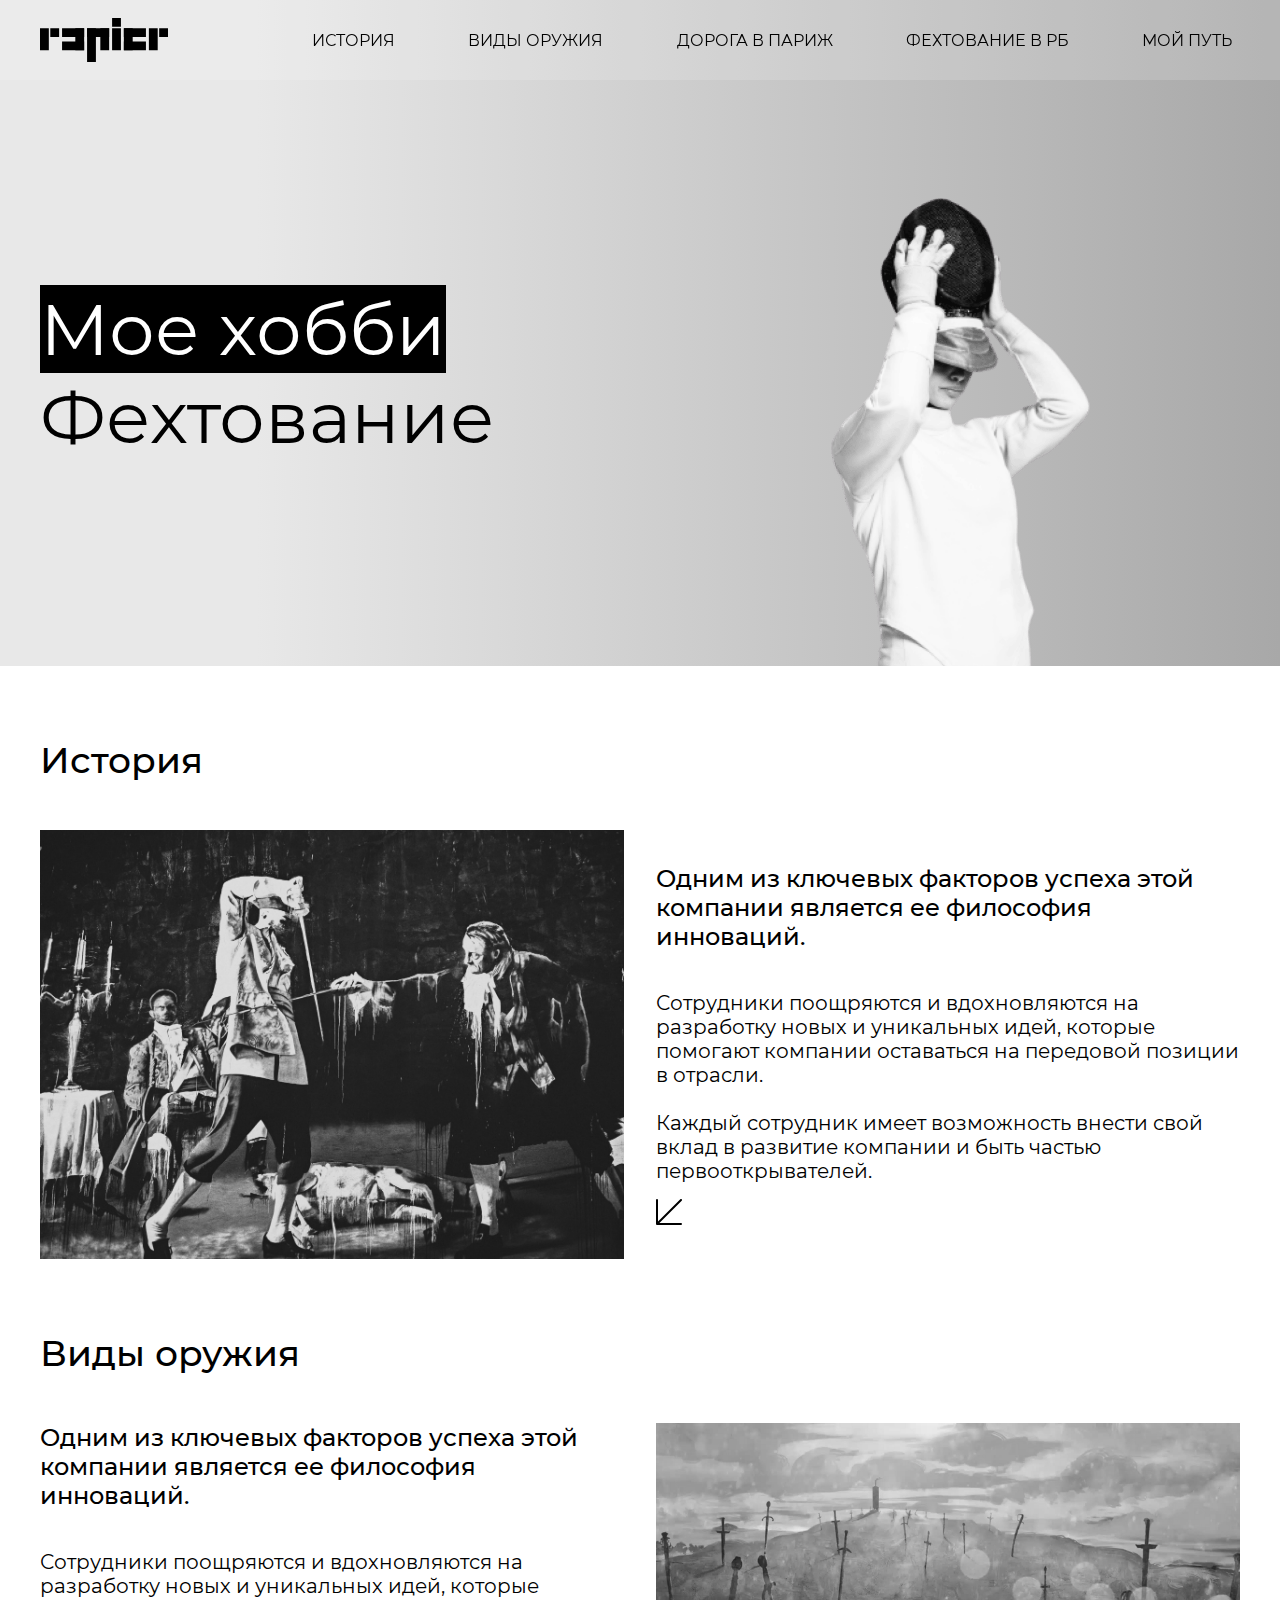
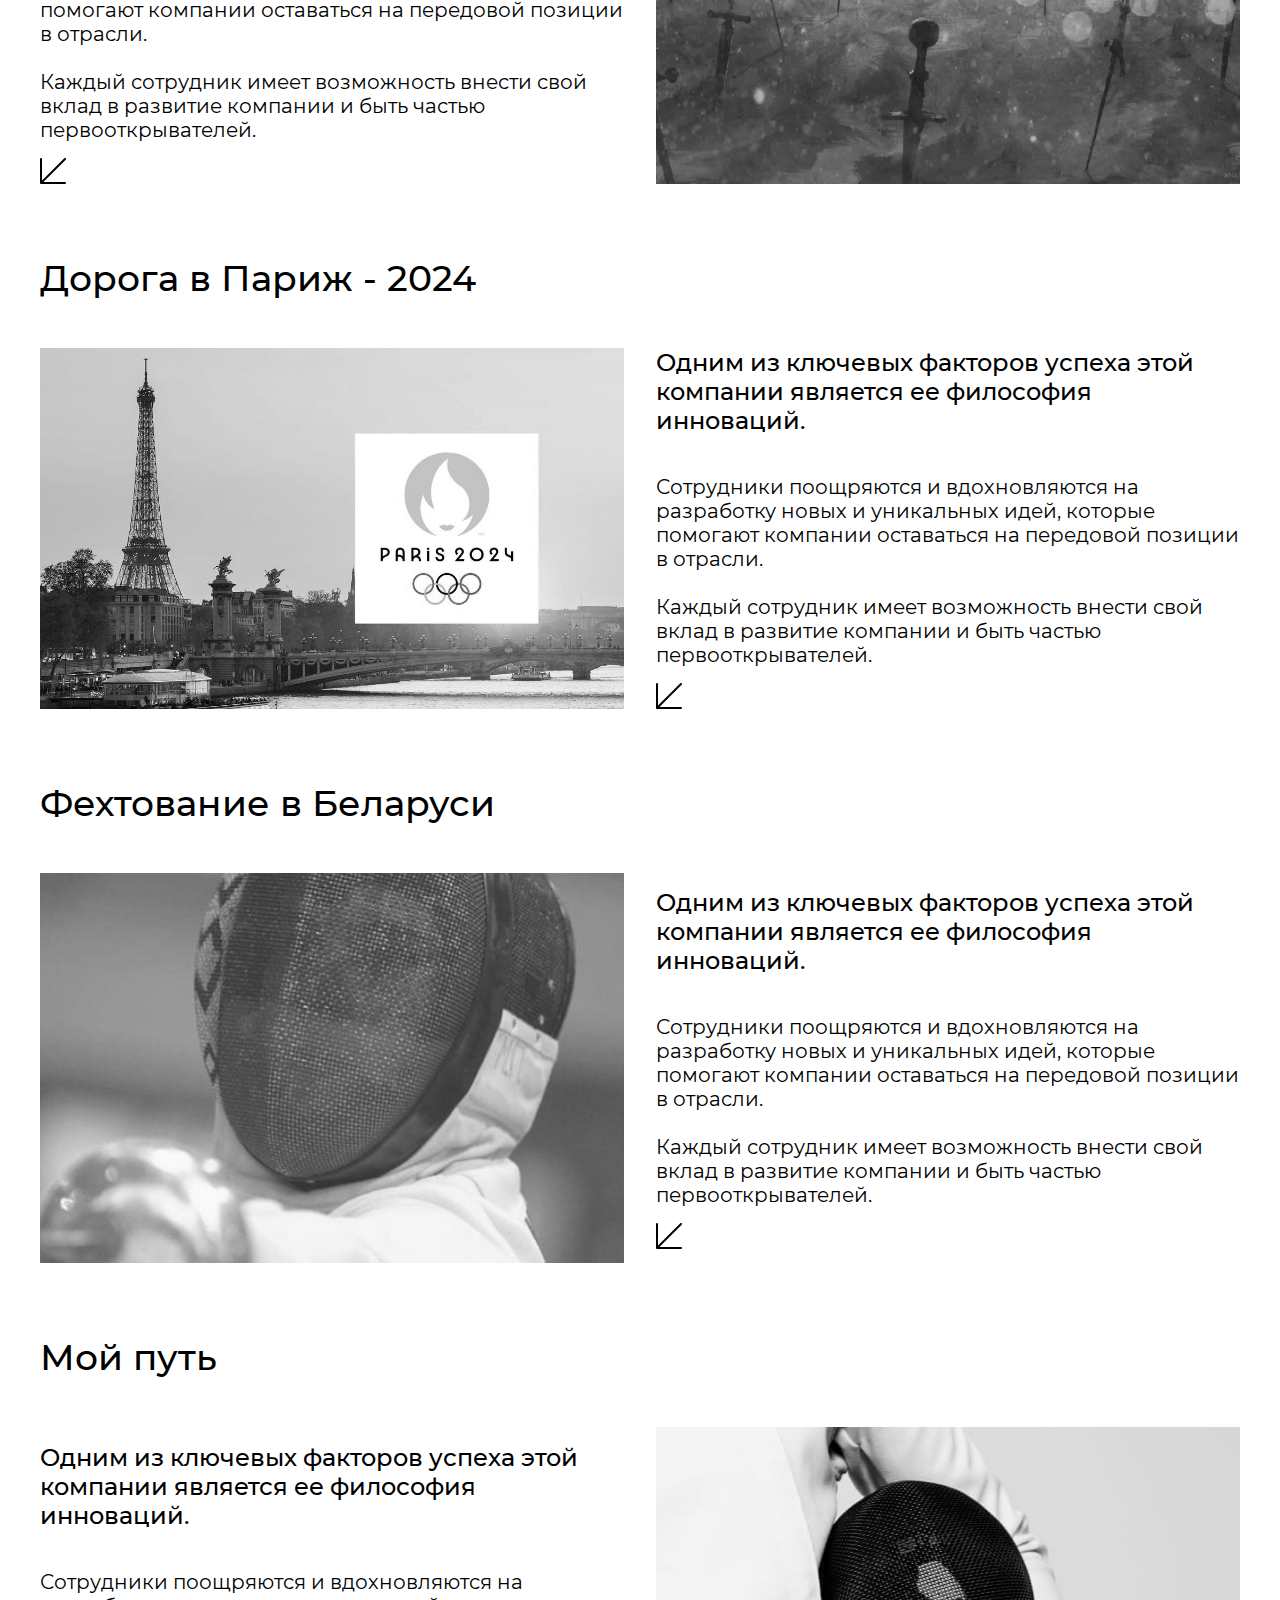
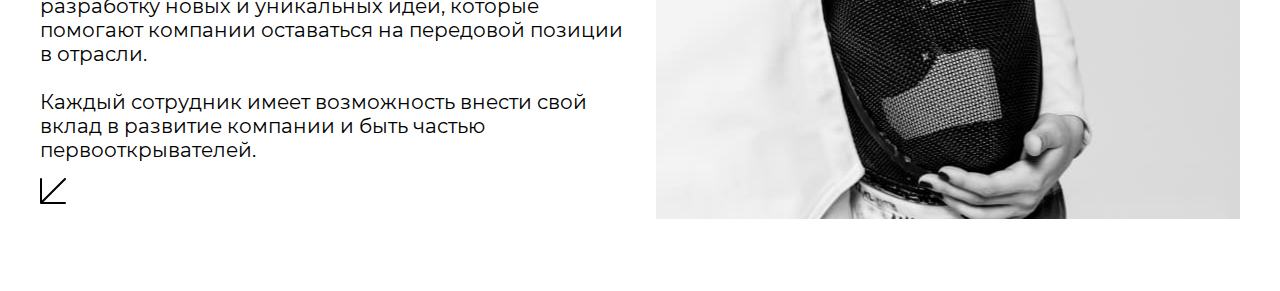
<file: index.html>
<!DOCTYPE html>
<html lang="ru">
<head>
    <meta charset="UTF-8">
    <meta name="viewport" content="width=device-width, initial-scale=1.0">
    <title>Главная • Мое хобби</title>
    <link rel="stylesheet" type="text/css" href="assets/lib/font/Montserrat.css">
    <link rel="stylesheet" href="assets/css/style.css">
    <script defer src="assets/js/script.js"></script>
</head>
<body>
    <header class="header text-uppercase">
        <div class="container">
            <a class="header__home-link" href="index.html" aria-label="home link">
                <img
                    class="header__logo"
                    src="assets/img/logo.svg"
                    alt="logo"
                />
            </a>
            <button
                class="header__burger hidden-desk js-burger"
                data-target="header__navigation"
                aria-label="burger btn"
            >
                <div/>
            </button>
            <nav class="header__navigation">
                <ul class="header__list">
                    <li class="header__list-el">
                        <a class="header__nav-link" href="history.html">
                            История
                        </a>
                    </li>
                    <li class="header__list-el">
                        <a class="header__nav-link" href="weapon.html">
                            Виды оружия
                        </a>
                    </li>
                    <li class="header__list-el">
                        <a class="header__nav-link" href="paris.html">
                            Дорога в Париж
                        </a>
                    </li>
                    <li class="header__list-el">
                        <a class="header__nav-link" href="belarus.html">
                            Фехтование в РБ
                        </a>
                    </li>
                    <li class="header__list-el">
                        <a class="header__nav-link" href="way.html">
                            Мой путь
                        </a>
                    </li>
                </ul>
            </nav>
        </div>
    </header>
    <section class="dimer js-dimer"></section>
    <main>
        <section class="banner background">
            <div class="container">
                <h1 class="banner__header">
                    <span class="contrast">Мое хобби</span>
                    <span>Фехтование</span>
                </h1>
                <picture class="banner__woomen">
                    <source srcset="assets/img/woomen-mobile.png" media="(max-width: 767px)"/>
                    <img src="assets/img/woomen.png" alt="woomen"/>
                </picture>
            </div>
        </section>
        <section id="history">
            <div class="container p-t-9">
                <h2 class="m-b-6">История</h2>
                <a class="card" href="history.html">
                    <img
                        src="assets/img/history.jpeg"
                        alt="history image"
                        class="card__img"
                    />
                    <div class="card__content">
                        <h3 class="card__header m-b-5">
                            Одним из ключевых факторов успеха этой компании является ее философия инноваций.
                        </h3>
                        <p class="m-b-3">
                            Сотрудники поощряются и вдохновляются на разработку новых и уникальных идей, которые помогают компании оставаться на передовой позиции в отрасли. 
                        </p>
                        <p class="m-b-2">
                            Каждый сотрудник имеет возможность внести свой вклад в развитие компании и быть частью первооткрывателей.
                        </p>
                        <img src="assets/img/arrow.svg" alt="arrow icon"/>
                    </div>
                </a>
            </div>
        </section>
        <section id="weapon">
            <div class="container p-t-9">
                <h2 class="m-b-6">Виды оружия</h2>
                <a class="card card--reverse" href="weapon.html">
                    <img
                        src="assets/img/weapon.jpg"
                        alt="weapon image"
                        class="card__img"
                    />
                    <div class="card__content">
                        <h3 class="card__header m-b-5">
                            Одним из ключевых факторов успеха этой компании является ее философия инноваций.
                        </h3>
                        <p class="m-b-3">
                            Сотрудники поощряются и вдохновляются на разработку новых и уникальных идей, которые помогают компании оставаться на передовой позиции в отрасли. 
                        </p>
                        <p class="m-b-2">
                            Каждый сотрудник имеет возможность внести свой вклад в развитие компании и быть частью первооткрывателей.
                        </p>
                        <img src="assets/img/arrow.svg" alt="arrow icon"/>
                    </div>
                </a>
            </div>
        </section>
        <section id="paris">
            <div class="container p-t-9">
                <h2 class="m-b-6">Дорога в Париж - 2024</h2>
                <a class="card" href="paris.html">
                    <img
                        src="assets/img/paris.png"
                        alt="paris image"
                        class="card__img"
                    />
                    <div class="card__content">
                        <h3 class="card__header m-b-5">
                            Одним из ключевых факторов успеха этой компании является ее философия инноваций.
                        </h3>
                        <p class="m-b-3">
                            Сотрудники поощряются и вдохновляются на разработку новых и уникальных идей, которые помогают компании оставаться на передовой позиции в отрасли. 
                        </p>
                        <p class="m-b-2">
                            Каждый сотрудник имеет возможность внести свой вклад в развитие компании и быть частью первооткрывателей.
                        </p>
                        <img src="assets/img/arrow.svg" alt="arrow icon"/>
                    </div>
                </a>
            </div>
        </section>
        <section id="belarus">
            <div class="container p-t-9">
                <h2 class="m-b-6">Фехтование в Беларуси</h2>
                <a class="card" href="belarus.html">
                    <img
                        src="assets/img/belarus.jpg"
                        alt="belarus image"
                        class="card__img"
                    />
                    <div class="card__content">
                        <h3 class="card__header m-b-5">
                            Одним из ключевых факторов успеха этой компании является ее философия инноваций.
                        </h3>
                        <p class="m-b-3">
                            Сотрудники поощряются и вдохновляются на разработку новых и уникальных идей, которые помогают компании оставаться на передовой позиции в отрасли. 
                        </p>
                        <p class="m-b-2">
                            Каждый сотрудник имеет возможность внести свой вклад в развитие компании и быть частью первооткрывателей.
                        </p>
                        <img src="assets/img/arrow.svg" alt="arrow icon"/>
                    </div>
                </a>
            </div>
        </section>
        <section id="way">
            <div class="container p-y-9">
                <h2 class="m-b-6">Мой путь</h2>
                <a class="card card--reverse" href="way.html">
                    <img
                        src="assets/img/way.jpg"
                        alt="way image"
                        class="card__img"
                    />
                    <div class="card__content">
                        <h3 class="card__header m-b-5">
                            Одним из ключевых факторов успеха этой компании является ее философия инноваций.
                        </h3>
                        <p class="m-b-3">
                            Сотрудники поощряются и вдохновляются на разработку новых и уникальных идей, которые помогают компании оставаться на передовой позиции в отрасли. 
                        </p>
                        <p class="m-b-2">
                            Каждый сотрудник имеет возможность внести свой вклад в развитие компании и быть частью первооткрывателей.
                        </p>
                        <img src="assets/img/arrow.svg" alt="arrow icon"/>
                    </div>
                </a>
            </div>
        </section>
    </main>
    <footer>

    </footer>
</body>
</html>
</file>
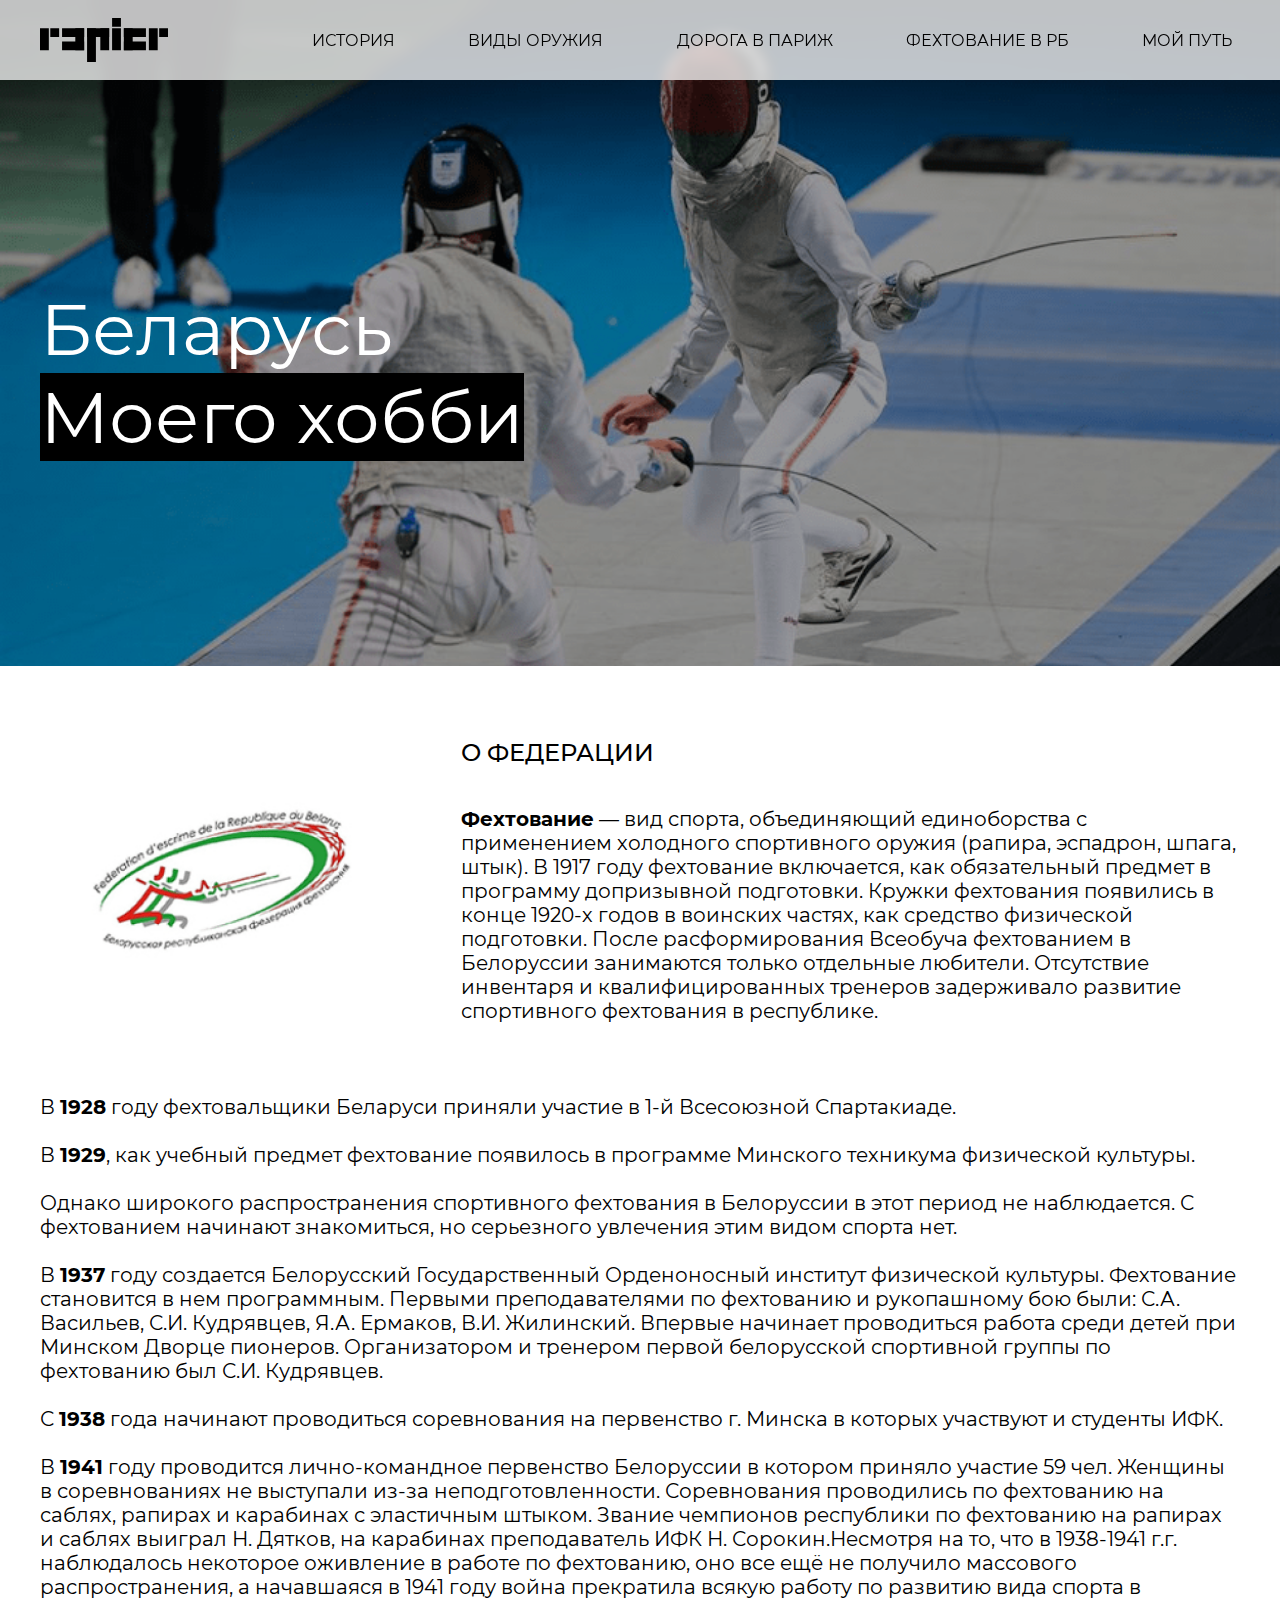
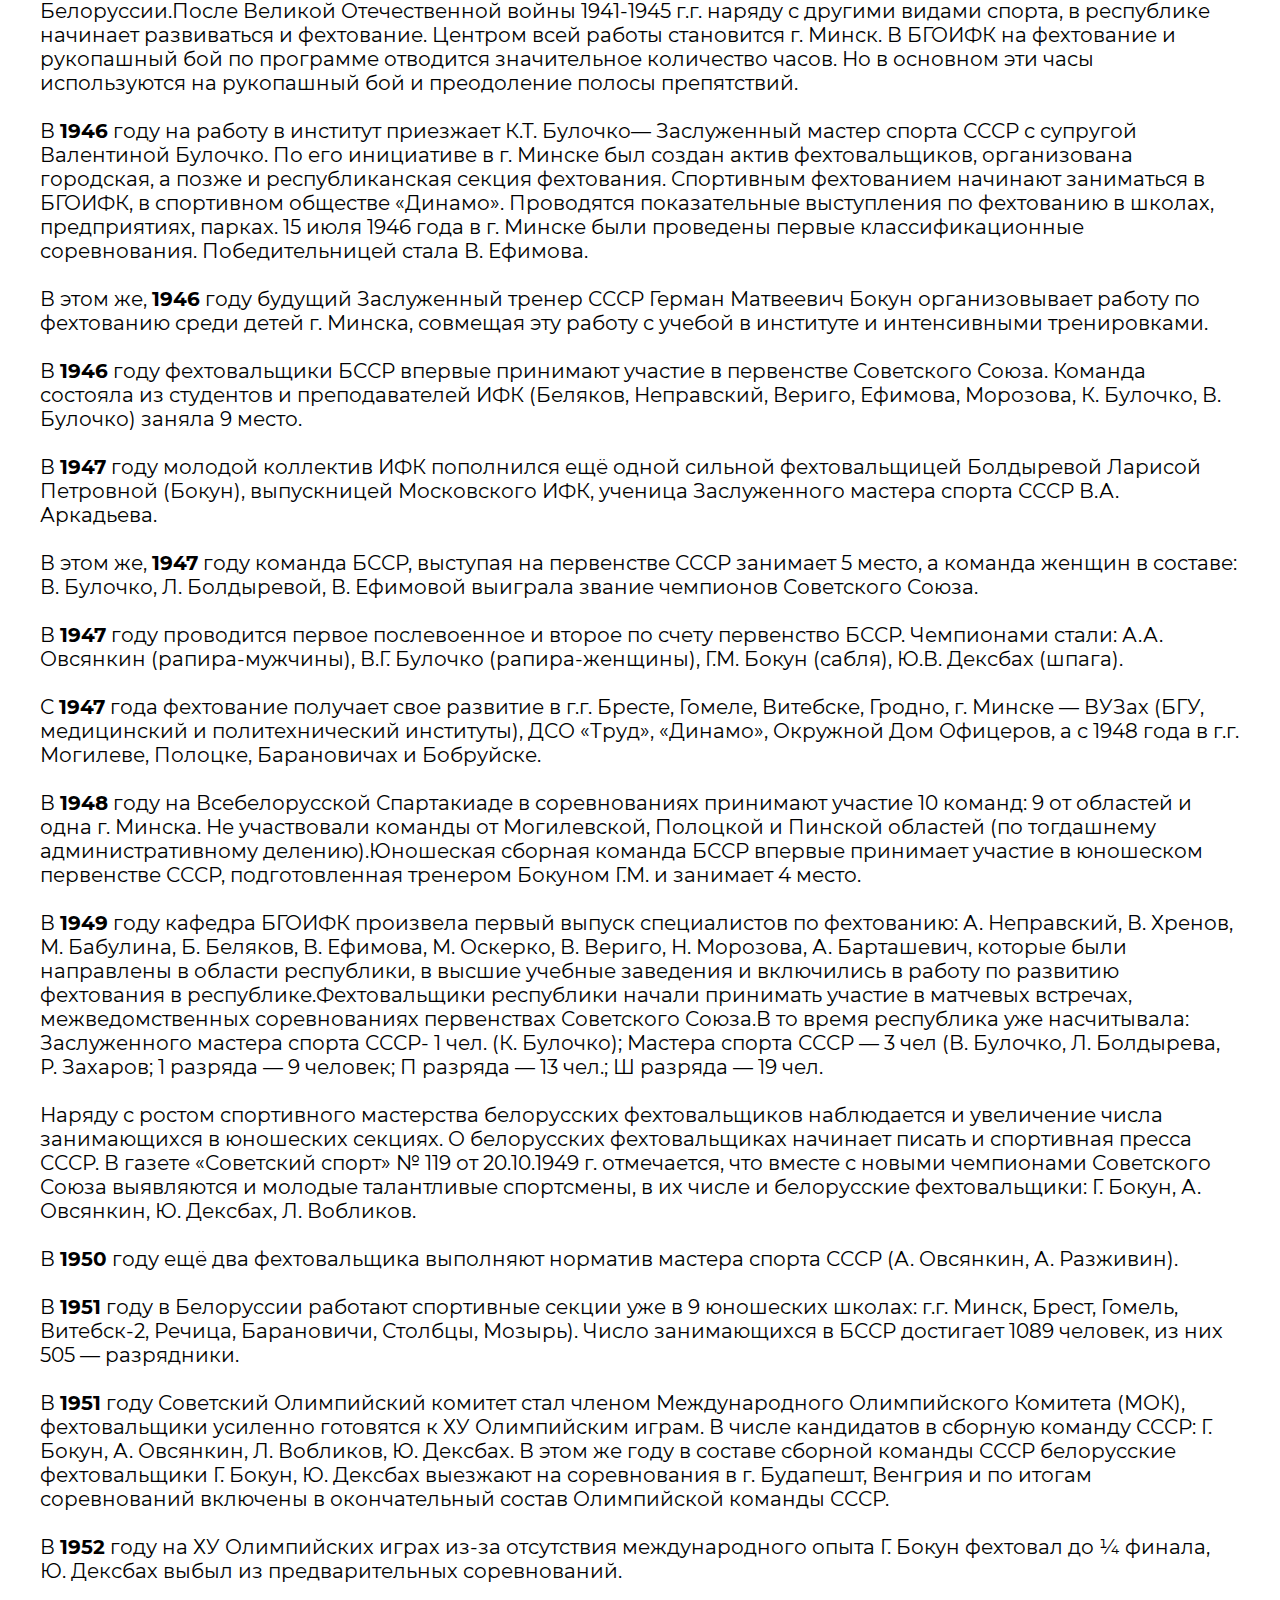
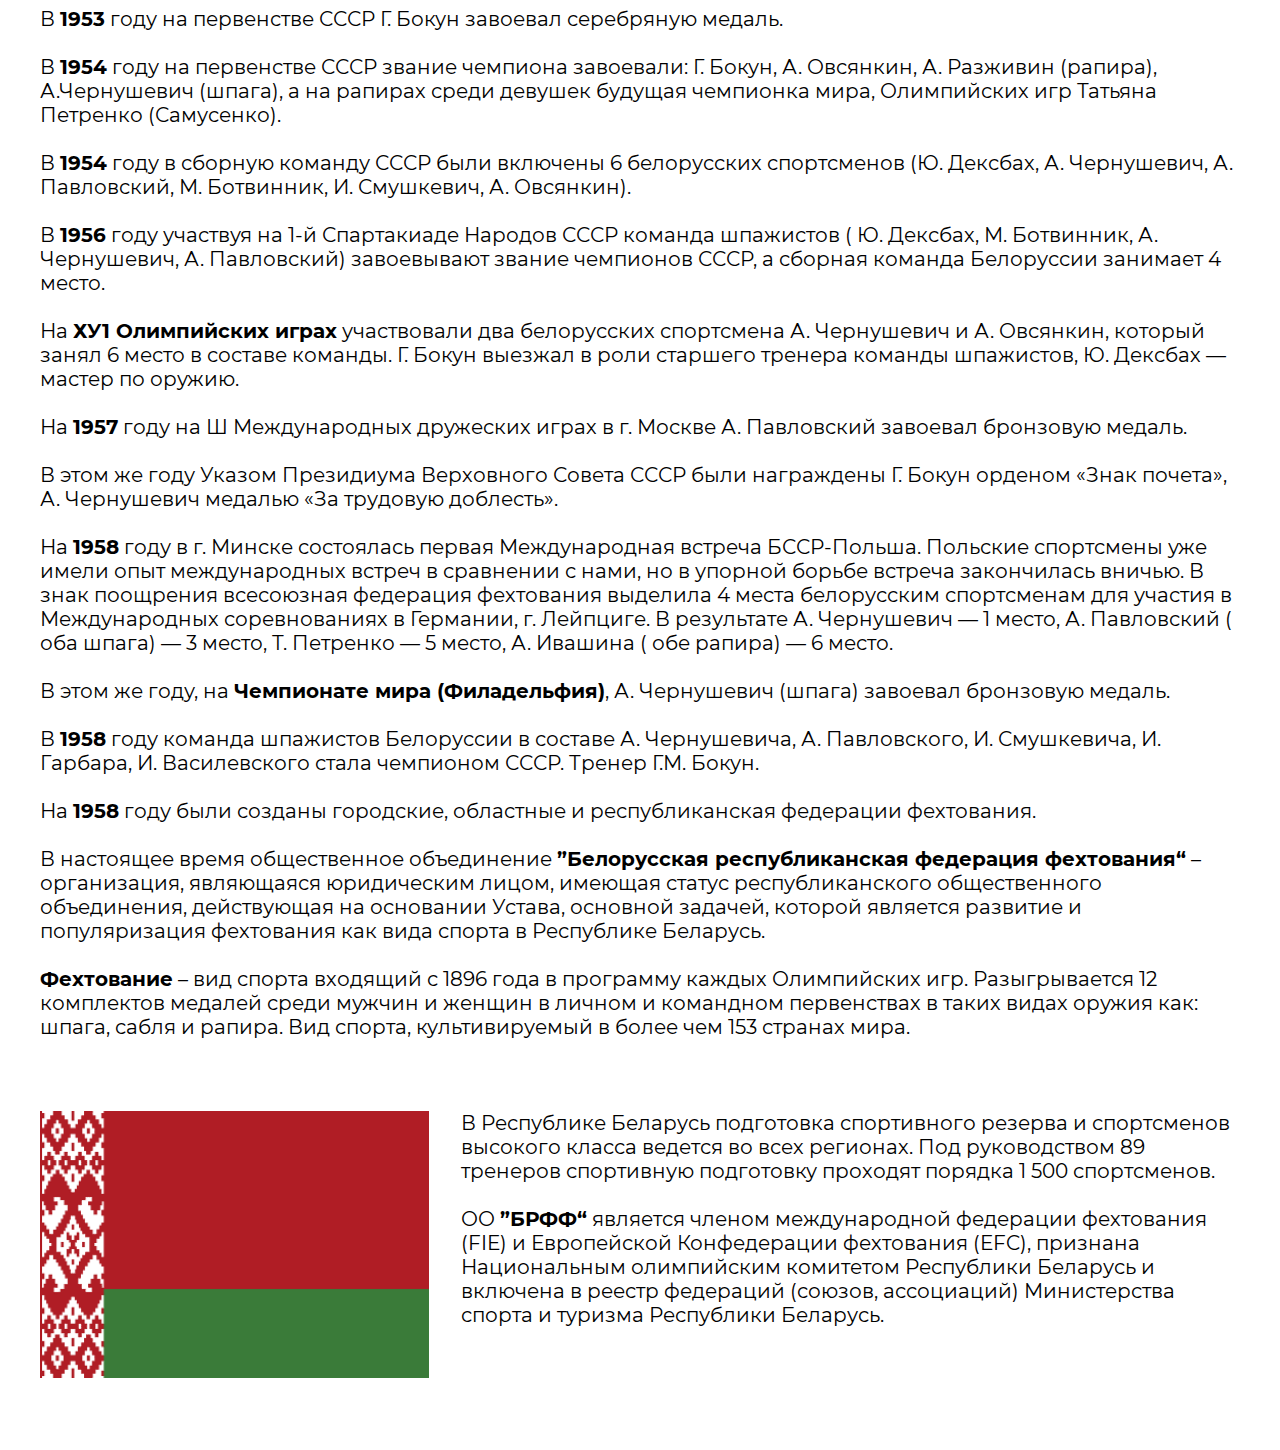
<file: belarus.html>
<!DOCTYPE html>
<html lang="ru">
<head>
    <meta charset="UTF-8">
    <meta name="viewport" content="width=device-width, initial-scale=1.0">
    <title>Фехтование в РБ • Мое хобби</title>
    <link rel="stylesheet" type="text/css" href="assets/lib/font/Montserrat.css">
    <link rel="stylesheet" href="assets/css/style.css">
    <script defer src="assets/js/script.js"></script>
</head>
<body>
    <header class="header text-uppercase saturation">
        <div class="container">
            <a class="header__home-link" href="index.html" aria-label="home link">
                <img
                    class="header__logo"
                    src="assets/img/logo.svg"
                    alt="logo"
                />
            </a>
            <button
                class="header__burger hidden-desk js-burger"
                data-target="header__navigation"
                aria-label="burger btn"
            >
                <div/>
            </button>
            <nav class="header__navigation">
                <ul class="header__list">
                    <li class="header__list-el">
                        <a class="header__nav-link" href="history.html">
                            История
                        </a>
                    </li>
                    <li class="header__list-el">
                        <a class="header__nav-link" href="weapon.html">
                            Виды оружия
                        </a>
                    </li>
                    <li class="header__list-el">
                        <a class="header__nav-link" href="paris.html">
                            Дорога в Париж
                        </a>
                    </li>
                    <li class="header__list-el">
                        <a class="header__nav-link" href="belarus.html">
                            Фехтование в РБ
                        </a>
                    </li>
                    <li class="header__list-el">
                        <a class="header__nav-link" href="way.html">
                            Мой путь
                        </a>
                    </li>
                </ul>
            </nav>
        </div>
    </header>
    <section class="dimer js-dimer"></section>
    <main>
        <section class="banner banner--img">
            <div class="container">
                <h1 class="banner__header">
                    <span class="text-white">Беларусь</span>
                    <span class="contrast">Моего хобби</span>
                </h1>
            </div>
            <img
                src="assets/img/belarus/belarus-1.png"
                alt="belarus background"
                class="banner__background"
            />
        </section>
        <section id="belarus-info">
            <div class="container p-y-9">
                <div class="card">
                    <div class="card__content col-33 m-y-a">
                        <img
                            src="assets/img/belarus/belarus-2.png"
                            alt="belarus logo"
                            class="card__visual"
                        />
                    </div>
                    <div class="card__content col-66">
                        <h3 class="card__header text-uppercase m-b-5">
                            О федерации
                        </h3>
                        <p>
                            <b>Фехтование</b> — вид спорта, объединяющий единоборства с применением холодного спортивного оружия (рапира, эспадрон, шпага, штык). В 1917 году фехтование включается, как обязательный предмет в программу допризывной подготовки. Кружки фехтования появились в конце 1920-х годов в воинских частях, как средство физической подготовки. После расформирования Всеобуча фехтованием в Белоруссии занимаются только отдельные любители. Отсутствие инвентаря и квалифицированных тренеров задерживало развитие спортивного фехтования в республике.
                        </p>
                    </div>
                </div>
            </div>
        </section>
        <section id="belarus-history">
            <div class="container">
                <div class="card m-b-3" id="belarus-1982">
                    <div class="card__content">
                        <p>
                            В <b>1928</b> году фехтовальщики Беларуси приняли участие в 1-й Всесоюзной Спартакиаде.
                        </p>
                    </div>
                </div>
                <div class="card m-b-3" id="belarus-1929">
                    <div class="card__content">
                        <p class="m-b-3">
                            В <b>1929</b>, как учебный предмет фехтование появилось в программе Минского техникума физической культуры.
                        </p>
                        <p>
                            Однако широкого распространения спортивного фехтования в Белоруссии в этот период не наблюдается. С фехтованием начинают знакомиться, но серьезного увлечения этим видом спорта нет.
                        </p>
                    </div>
                </div>
                <div class="card m-b-3" id="belarus-1937">
                    <div class="card__content">
                        <p>
                            В <b>1937</b> году создается Белорусский Государственный Орденоносный институт физической культуры. Фехтование становится в нем программным. Первыми преподавателями по фехтованию и рукопашному бою были: С.А. Васильев, С.И. Кудрявцев, Я.А. Ермаков, В.И. Жилинский. Впервые начинает проводиться работа среди детей при Минском Дворце пионеров. Организатором и тренером первой белорусской спортивной группы по фехтованию был С.И. Кудрявцев.
                        </p>
                    </div>
                </div>
                <div class="card m-b-3" id="belarus-1938">
                    <div class="card__content">
                        <p>
                            С <b>1938</b> года начинают проводиться соревнования на первенство г. Минска в которых участвуют и студенты ИФК.
                        </p>
                    </div>
                </div>
                <div class="card m-b-3" id="belarus-1941">
                    <div class="card__content">
                        <p>
                            В <b>1941</b> году проводится лично-командное первенство Белоруссии в котором приняло участие 59 чел. Женщины в соревнованиях не выступали из-за неподготовленности. Соревнования проводились по фехтованию на саблях, рапирах и карабинах с эластичным штыком. Звание чемпионов республики по фехтованию на рапирах и саблях выиграл Н. Дятков, на карабинах преподаватель ИФК Н. Сорокин.Несмотря на то, что в 1938-1941 г.г. наблюдалось некоторое оживление в работе по фехтованию, оно все ещё не получило массового распространения, а начавшаяся в 1941 году война прекратила всякую работу по развитию вида спорта в Белоруссии.После Великой Отечественной войны 1941-1945 г.г. наряду с другими видами спорта, в республике начинает развиваться и фехтование. Центром всей работы становится г. Минск. В БГОИФК на фехтование и рукопашный бой по программе отводится значительное количество часов. Но в основном эти часы используются на рукопашный бой и преодоление полосы препятствий.
                        </p>
                    </div>
                </div>
                <div class="card m-b-3" id="belarus-1946">
                    <div class="card__content">
                        <p class="m-b-3">
                            В <b>1946</b> году на работу в институт приезжает К.Т. Булочко— Заслуженный мастер спорта СССР с супругой Валентиной Булочко. По его инициативе в г. Минске был создан актив фехтовальщиков, организована городская, а позже и республиканская секция фехтования. Спортивным фехтованием начинают заниматься в БГОИФК, в спортивном обществе «Динамо». Проводятся показательные выступления по фехтованию в школах, предприятиях, парках. 15 июля 1946 года в г. Минске были проведены первые классификационные соревнования. Победительницей стала В. Ефимова.
                        </p>
                        <p class="m-b-3">
                            В этом же, <b>1946</b> году будущий Заслуженный тренер СССР Герман Матвеевич Бокун организовывает работу по фехтованию среди детей г. Минска, совмещая эту работу с учебой в институте и интенсивными тренировками.
                        </p>
                        <p>
                            В <b>1946</b> году фехтовальщики БССР впервые принимают участие в первенстве Советского Союза. Команда состояла из студентов и преподавателей ИФК (Беляков, Неправский, Вериго, Ефимова, Морозова, К. Булочко, В. Булочко) заняла 9 место.
                        </p>
                    </div>
                </div>
                <div class="card m-b-3" id="belarus-1947">
                    <div class="card__content">
                        <p class="m-b-3">
                            В <b>1947</b> году молодой коллектив ИФК пополнился ещё одной сильной фехтовальщицей Болдыревой Ларисой Петровной (Бокун), выпускницей Московского ИФК, ученица Заслуженного мастера спорта СССР В.А. Аркадьева.
                        </p>
                        <p class="m-b-3">
                            В этом же, <b>1947</b> году команда БССР, выступая на первенстве СССР занимает 5 место, а команда женщин в составе: В. Булочко, Л. Болдыревой, В. Ефимовой выиграла звание чемпионов Советского Союза.
                        </p>
                        <p class="m-b-3">
                            В <b>1947</b> году проводится первое послевоенное и второе по счету первенство БССР. Чемпионами стали: А.А. Овсянкин (рапира-мужчины), В.Г. Булочко (рапира-женщины), Г.М. Бокун (сабля), Ю.В. Дексбах (шпага).
                        </p>
                        <p>
                            С <b>1947</b> года фехтование получает свое развитие в г.г. Бресте, Гомеле, Витебске, Гродно, г. Минске — ВУЗах (БГУ, медицинский и политехнический институты), ДСО «Труд», «Динамо», Окружной Дом Офицеров, а с 1948 года в г.г. Могилеве, Полоцке, Барановичах и Бобруйске.
                        </p>
                    </div>
                </div>
                <div class="card m-b-3" id="belarus-1948">
                    <div class="card__content">
                        <p>
                            В <b>1948</b> году на Всебелорусской Спартакиаде в соревнованиях принимают участие 10 команд: 9 от областей и одна г. Минска. Не участвовали команды от Могилевской, Полоцкой и Пинской областей (по тогдашнему административному делению).Юношеская сборная команда БССР впервые принимает участие в юношеском первенстве СССР, подготовленная тренером Бокуном Г.М. и занимает 4 место.
                        </p>
                    </div>
                </div>
                <div class="card m-b-3" id="belarus-1949">
                    <div class="card__content">
                        <p class="m-b-3">
                            В <b>1949</b> году кафедра БГОИФК произвела первый выпуск специалистов по фехтованию: А. Неправский, В. Хренов, М. Бабулина, Б. Беляков, В. Ефимова, М. Оскерко, В. Вериго, Н. Морозова, А. Барташевич, которые были направлены в области республики, в высшие учебные заведения и включились в работу по развитию фехтования в республике.Фехтовальщики республики начали принимать участие в матчевых встречах, межведомственных соревнованиях первенствах Советского Союза.В то время республика уже насчитывала: Заслуженного мастера спорта СССР- 1 чел. (К. Булочко); Мастера спорта СССР — 3 чел (В. Булочко, Л. Болдырева, Р. Захаров; 1 разряда — 9 человек; П разряда — 13 чел.; Ш разряда — 19 чел.
                        </p>
                        <p>
                            Наряду с ростом спортивного мастерства белорусских фехтовальщиков наблюдается и увеличение числа занимающихся в юношеских секциях. О белорусских фехтовальщиках начинает писать и спортивная пресса СССР. В газете «Советский спорт» № 119 от 20.10.1949 г. отмечается, что вместе с новыми чемпионами Советского Союза выявляются и молодые талантливые спортсмены, в их числе и белорусские фехтовальщики: Г. Бокун, А. Овсянкин, Ю. Дексбах, Л. Вобликов.
                        </p>
                    </div>
                </div>
                <div class="card m-b-3" id="belarus-1950">
                    <div class="card__content">
                        <p>
                            В <b>1950</b> году ещё два фехтовальщика выполняют норматив мастера спорта СССР (А. Овсянкин, А. Разживин).
                        </p>
                    </div>
                </div>
                <div class="card m-b-3" id="belarus-1951">
                    <div class="card__content">
                        <p class="m-b-3">
                            В <b>1951</b> году в Белоруссии работают спортивные секции уже в 9 юношеских школах: г.г. Минск, Брест, Гомель, Витебск-2, Речица, Барановичи, Столбцы, Мозырь). Число занимающихся в БССР достигает 1089 человек, из них 505 — разрядники.
                        </p>
                        <p>
                            В <b>1951</b> году Советский Олимпийский комитет стал членом Международного Олимпийского Комитета (МОК), фехтовальщики усиленно готовятся к ХУ Олимпийским играм. В числе кандидатов в сборную команду СССР: Г. Бокун, А. Овсянкин, Л. Вобликов, Ю. Дексбах. В этом же году в составе сборной команды СССР белорусские фехтовальщики Г. Бокун, Ю. Дексбах выезжают на соревнования в г. Будапешт, Венгрия и по итогам соревнований включены в окончательный состав Олимпийской команды СССР.
                        </p>
                    </div>
                </div>
                <div class="card m-b-3" id="belarus-1952">
                    <div class="card__content">
                        <p>
                            В <b>1952</b> году на ХУ Олимпийских играх из-за отсутствия международного опыта Г. Бокун фехтовал до ¼ финала, Ю. Дексбах выбыл из предварительных соревнований.
                        </p>
                    </div>
                </div>
                <div class="card m-b-3" id="belarus-1953">
                    <div class="card__content">
                        <p>
                            В <b>1953</b> году на первенстве СССР Г. Бокун завоевал серебряную медаль.
                        </p>
                    </div>
                </div>
                <div class="card m-b-3" id="belarus-1954">
                    <div class="card__content">
                        <p>
                            В <b>1954</b> году на первенстве СССР звание чемпиона завоевали: Г. Бокун, А. Овсянкин, А. Разживин (рапира), А.Чернушевич (шпага), а на рапирах среди девушек будущая чемпионка мира, Олимпийских игр Татьяна Петренко (Самусенко).
                        </p>
                    </div>
                </div>
                <div class="card m-b-3" id="belarus-1955">
                    <div class="card__content">
                        <p>
                            В <b>1954</b> году в сборную команду СССР были включены 6 белорусских спортсменов (Ю. Дексбах, А. Чернушевич, А. Павловский, М. Ботвинник, И. Смушкевич, А. Овсянкин).
                        </p>
                    </div>
                </div>
                <div class="card m-b-3" id="belarus-1956">
                    <div class="card__content">
                        <p>
                            В <b>1956</b> году участвуя на 1-й Спартакиаде Народов СССР команда шпажистов ( Ю. Дексбах, М. Ботвинник, А. Чернушевич, А. Павловский) завоевывают звание чемпионов СССР, а сборная команда Белоруссии занимает 4 место.
                        </p>
                    </div>
                </div>
                <div class="card m-b-3" id="belarus-xy1">
                    <div class="card__content">
                        <p>
                            На <b>ХУ1 Олимпийских играх</b> участвовали два белорусских спортсмена А. Чернушевич и А. Овсянкин, который занял 6 место в составе команды. Г. Бокун выезжал в роли старшего тренера команды шпажистов, Ю. Дексбах — мастер по оружию.
                        </p>
                    </div>
                </div>
                <div class="card m-b-3" id="belarus-1957">
                    <div class="card__content">
                        <p class="m-b-3">
                            На <b>1957</b> году на Ш Международных дружеских играх в г. Москве А. Павловский завоевал бронзовую медаль.
                        </p>
                        <p>
                            В этом же году Указом Президиума Верховного Совета СССР были награждены Г. Бокун орденом «Знак почета», А. Чернушевич медалью «За трудовую доблесть».
                        </p>
                    </div>
                </div>
                <div class="card m-b-3" id="belarus-1958">
                    <div class="card__content">
                        <p class="m-b-3">
                            На <b>1958</b> году в г. Минске состоялась первая Международная встреча БССР-Польша. Польские спортсмены уже имели опыт международных встреч в сравнении с нами, но в упорной борьбе встреча закончилась вничью. В знак поощрения всесоюзная федерация фехтования выделила 4 места белорусским спортсменам для участия в Международных соревнованиях в Германии, г. Лейпциге. В результате А. Чернушевич — 1 место, А. Павловский ( оба шпага) — 3 место, Т. Петренко — 5 место, А. Ивашина ( обе рапира) — 6 место.
                        </p>
                        <p class="m-b-3">
                            В этом же году, на <b>Чемпионате мира (Филадельфия)</b>, А. Чернушевич (шпага) завоевал бронзовую медаль.
                        </p>
                        <p>
                            В <b>1958</b> году команда шпажистов Белоруссии в составе А. Чернушевича, А. Павловского, И. Смушкевича, И. Гарбара, И. Василевского стала чемпионом СССР. Тренер Г.М. Бокун.
                        </p>
                    </div>
                </div>
                <div class="card" id="belarus-1960">
                    <div class="card__content">
                        <p class="m-b-3">
                            На <b>1958</b> году были созданы городские, областные и республиканская федерации фехтования.
                        </p>
                        <p class="m-b-3">
                            В настоящее время общественное объединение <b>”Белорусская республиканская федерация фехтования“</b> – организация, являющаяся юридическим лицом, имеющая статус республиканского общественного объединения, действующая на основании Устава, основной задачей, которой является развитие и популяризация фехтования как вида спорта в Республике Беларусь.
                        </p>
                        <p>
                            <b>Фехтование</b> – вид спорта входящий с 1896 года в программу каждых Олимпийских игр. Разыгрывается 12 комплектов медалей среди мужчин и женщин в личном и командном первенствах в таких видах оружия как: шпага, сабля и рапира. Вид спорта, культивируемый в более чем 153 странах мира.
                        </p>
                    </div>
                </div>
            </div>
        </section>
        <section id="belarus-card">
            <div class="container p-y-9">
                <div class="card">
                    <div class="card__content col-33 m-y-a">
                        <img
                            src="assets/img/belarus/belarus-3.png"
                            alt="belarus flag"
                            class="card__visual"
                        />
                    </div>
                    <div class="card__content col-66">
                        <p class="m-b-3">
                            В Республике Беларусь подготовка спортивного резерва и спортсменов высокого класса ведется во всех регионах. Под руководством 89 тренеров спортивную подготовку проходят порядка 1 500 спортсменов.
                        </p>
                        <p>
                            ОО <b>”БРФФ“</b> является членом международной федерации фехтования (FIE) и Европейской Конфедерации фехтования (EFC), признана Национальным олимпийским комитетом Республики Беларусь и включена в реестр федераций (союзов, ассоциаций) Министерства спорта и туризма Республики Беларусь.
                        </p>
                    </div>
                </div>
            </div>
        </section>
    </main>
    <footer>

    </footer>
</body>
</html>
</file>
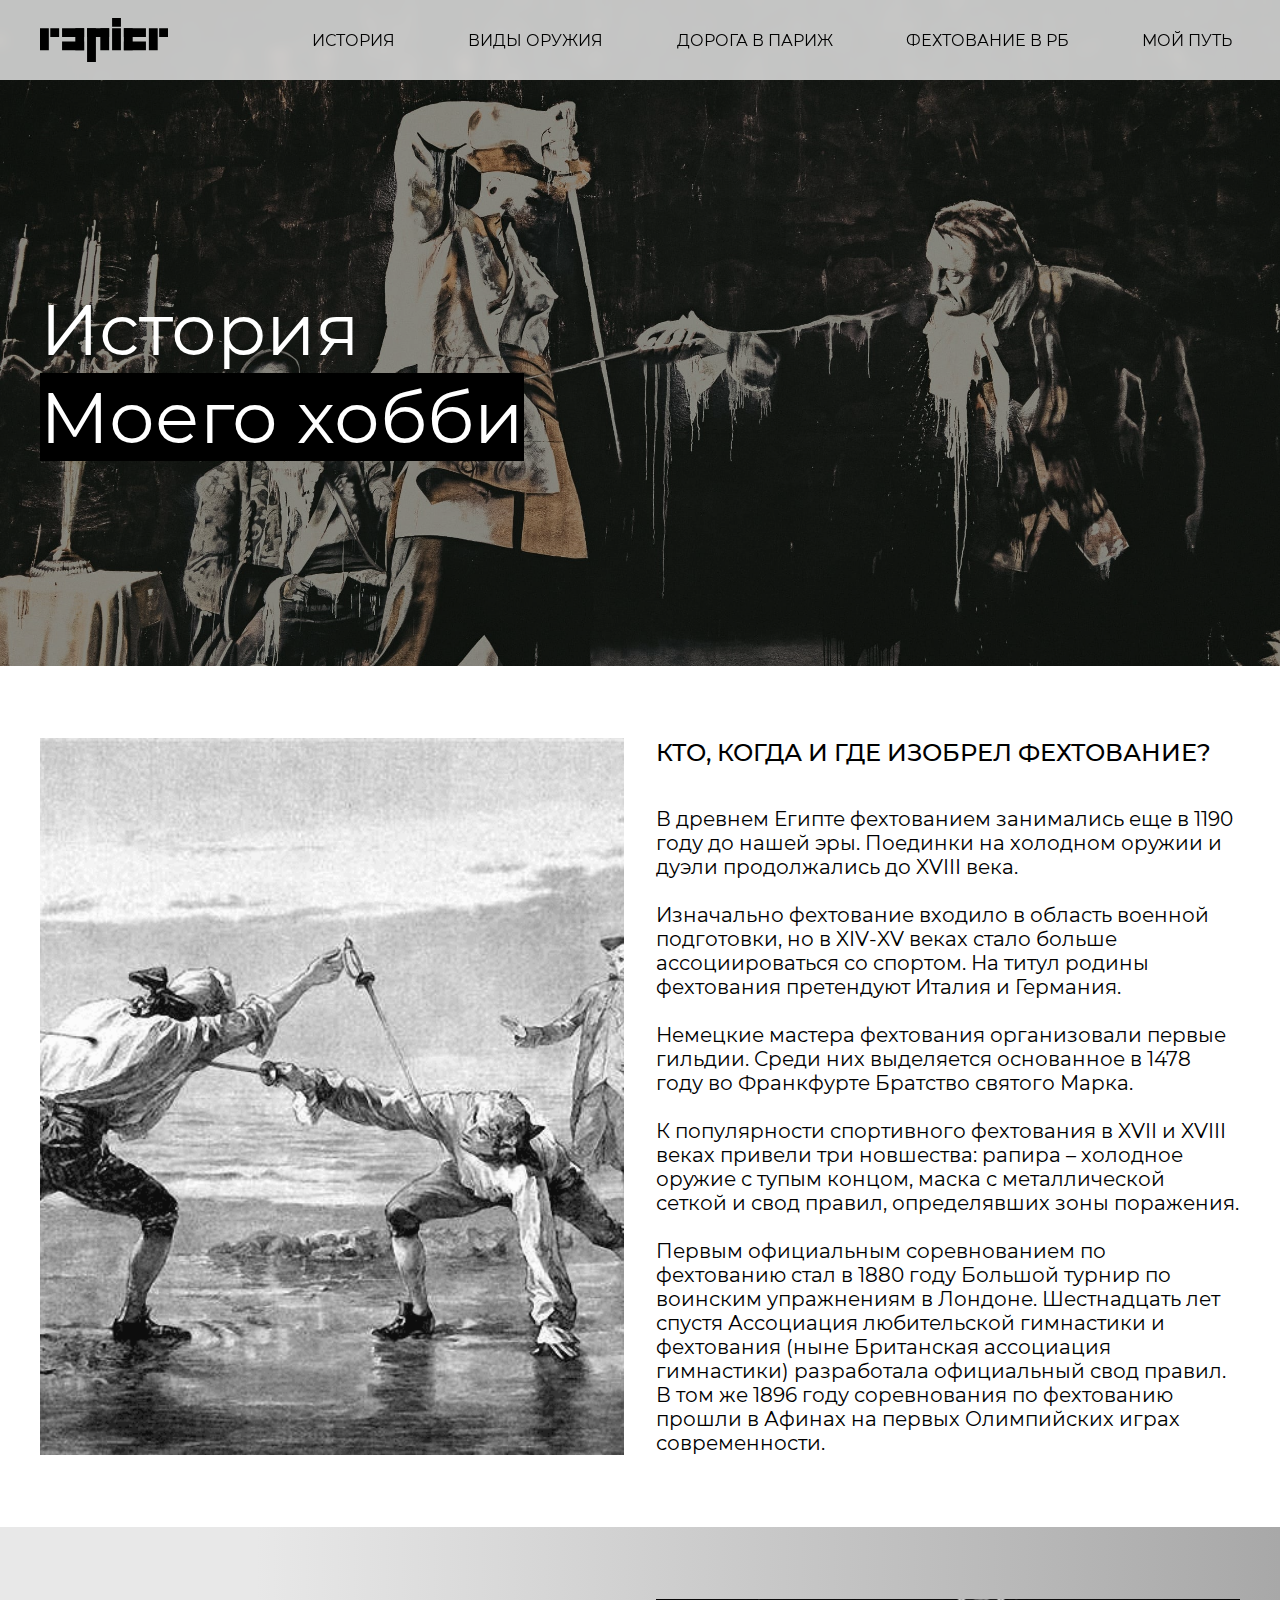
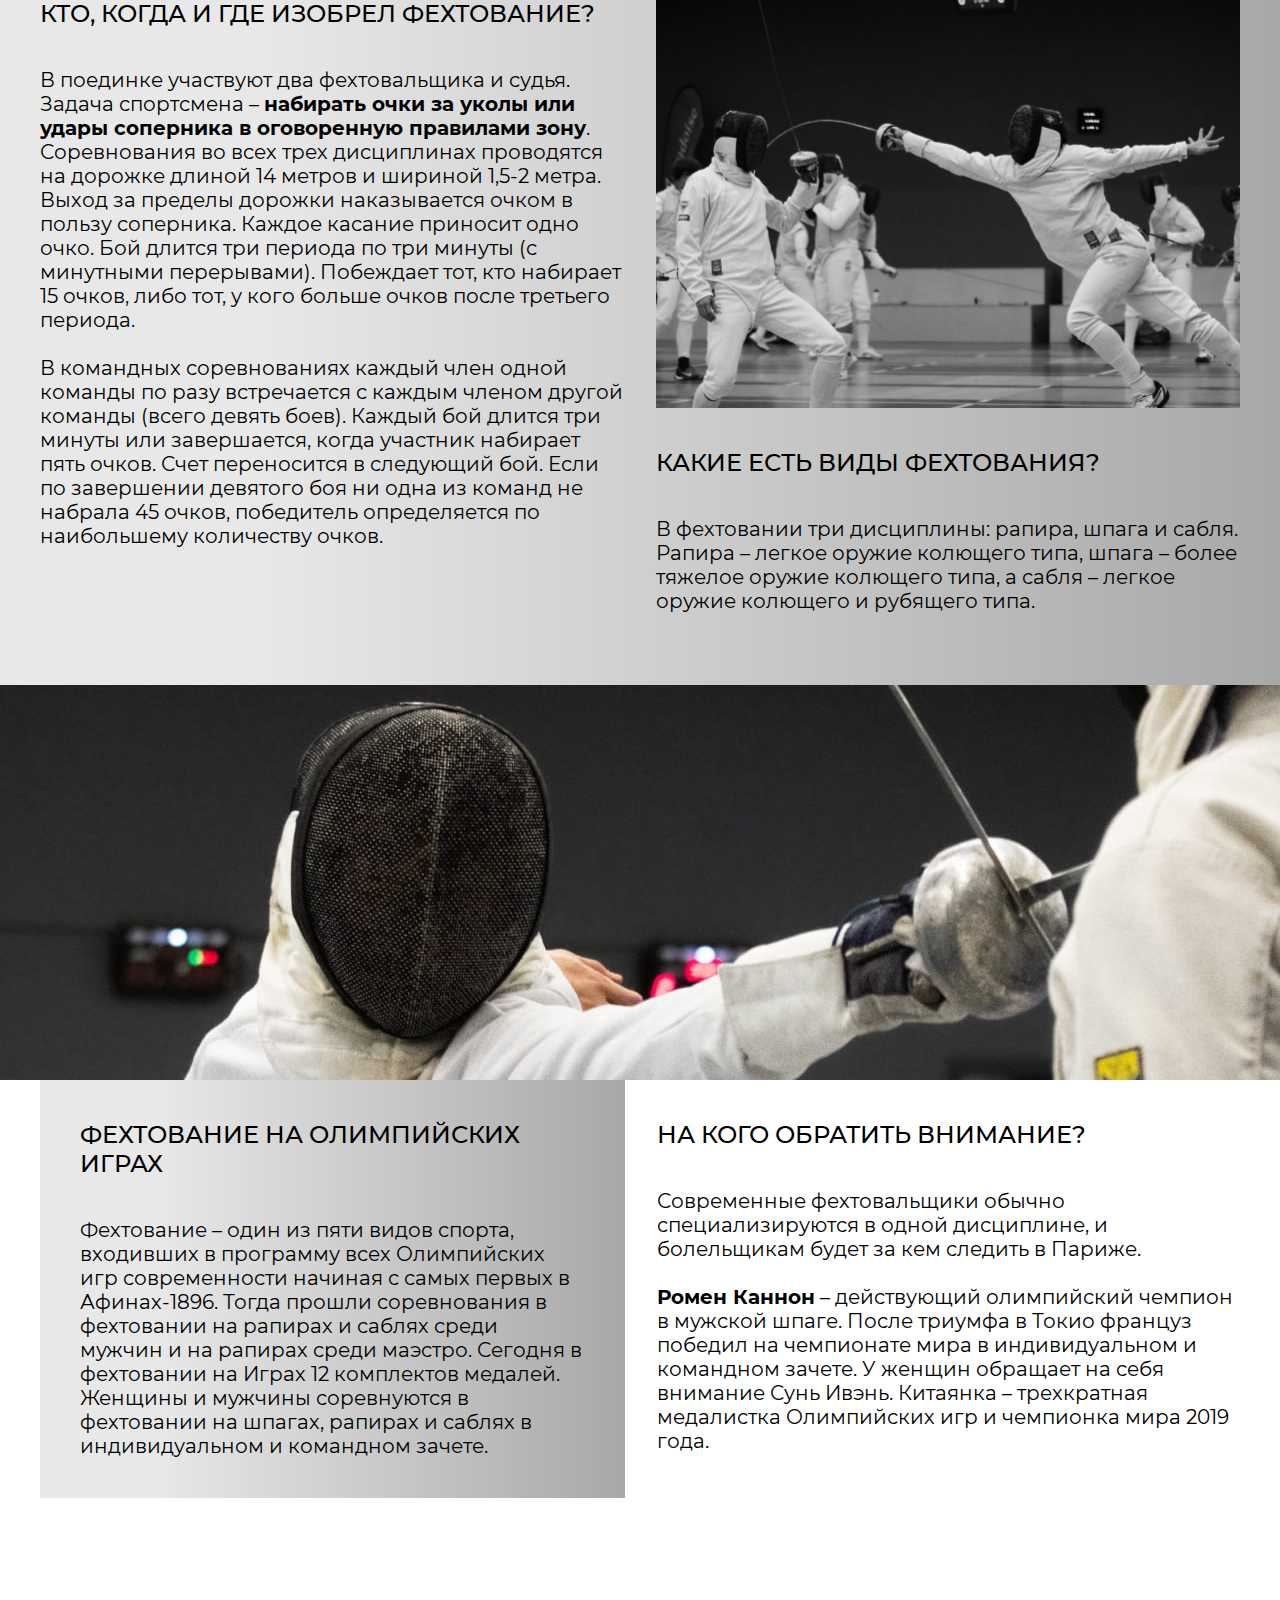
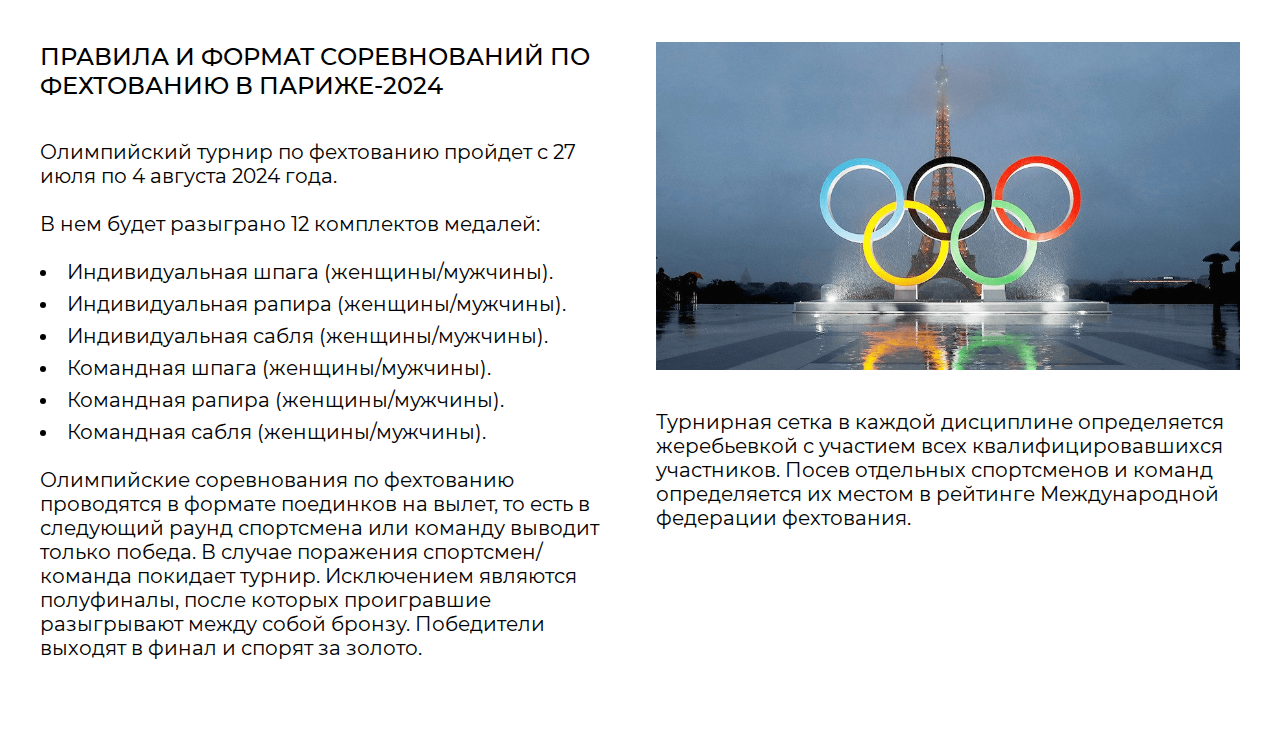
<file: history.html>
<!DOCTYPE html>
<html lang="ru">
<head>
    <meta charset="UTF-8">
    <meta name="viewport" content="width=device-width, initial-scale=1.0">
    <title>История • Мое хобби</title>
    <link rel="stylesheet" type="text/css" href="assets/lib/font/Montserrat.css">
    <link rel="stylesheet" href="assets/css/style.css">
    <script defer src="assets/js/script.js"></script>
</head>
<body>
    <header class="header text-uppercase saturation">
        <div class="container">
            <a class="header__home-link" href="index.html" aria-label="home link">
                <img
                    class="header__logo"
                    src="assets/img/logo.svg"
                    alt="logo"
                />
            </a>
            <button
                class="header__burger hidden-desk js-burger"
                data-target="header__navigation"
                aria-label="burger btn"
            >
                <div/>
            </button>
            <nav class="header__navigation">
                <ul class="header__list">
                    <li class="header__list-el">
                        <a class="header__nav-link" href="history.html">
                            История
                        </a>
                    </li>
                    <li class="header__list-el">
                        <a class="header__nav-link" href="weapon.html">
                            Виды оружия
                        </a>
                    </li>
                    <li class="header__list-el">
                        <a class="header__nav-link" href="paris.html">
                            Дорога в Париж
                        </a>
                    </li>
                    <li class="header__list-el">
                        <a class="header__nav-link" href="belarus.html">
                            Фехтование в РБ
                        </a>
                    </li>
                    <li class="header__list-el">
                        <a class="header__nav-link" href="way.html">
                            Мой путь
                        </a>
                    </li>
                </ul>
            </nav>
        </div>
    </header>
    <section class="dimer js-dimer"></section>
    <main>
        <section class="banner banner--img">
            <div class="container">
                <h1 class="banner__header">
                    <span class="text-white">История</span>
                    <span class="contrast">Моего хобби</span>
                </h1>
            </div>
            <img
                src="assets/img/history.jpeg"
                alt="history background"
                class="banner__background"
            />
        </section>
        <section id="history-why-who-wheare">
            <div class="container p-y-9">
                <div class="card">
                    <img
                        src="assets/img/history/history-1.png"
                        alt="history view"
                        class="card__img"
                    />
                    <div class="card__content">
                        <h3 class="card__header text-uppercase m-b-5">
                            Кто, когда и где изобрел фехтование?
                        </h3>
                        <p class="m-b-3">
                            В древнем Египте фехтованием занимались еще в 1190 году до нашей эры. Поединки на холодном оружии и дуэли продолжались до XVIII века.
                        </p>
                        <p class="m-b-3">
                            Изначально фехтование входило в область военной подготовки, но в XIV-XV веках стало больше ассоциироваться со спортом. На титул родины фехтования претендуют Италия и Германия.
                        </p>
                        <p class="m-b-3">
                            Немецкие мастера фехтования организовали первые гильдии. Среди них выделяется основанное в 1478 году во Франкфурте Братство святого Марка.
                        </p>
                        <p class="m-b-3">
                            К популярности спортивного фехтования в XVII и XVIII веках привели три новшества: рапира – холодное оружие с тупым концом, маска с металлической сеткой и свод правил, определявших зоны поражения.
                        </p>
                        <p>
                            Первым официальным соревнованием по фехтованию стал в 1880 году Большой турнир по воинским упражнениям в Лондоне. Шестнадцать лет спустя Ассоциация любительской гимнастики и фехтования (ныне Британская ассоциация гимнастики) разработала официальный свод правил. В том же 1896 году соревнования по фехтованию прошли в Афинах на первых Олимпийских играх современности.
                        </p>
                    </div>
                </div>
            </div>
        </section>
        <section id="history-rooles" class="background">
            <div class="container p-y-9">
                <div class="card">
                    <div class="card__content col-50">
                        <h3 class="card__header text-uppercase m-b-5">
                            Кто, когда и где изобрел фехтование?
                        </h3>
                        <p class="m-b-3">
                            В поединке участвуют два фехтовальщика и судья. Задача спортсмена – <b>набирать очки за уколы или удары соперника в оговоренную правилами зону</b>. 
                            Соревнования во всех трех дисциплинах проводятся на дорожке длиной 14 метров и шириной 1,5-2 метра. Выход за пределы дорожки наказывается очком в пользу соперника. Каждое касание приносит одно очко. Бой длится три периода по три минуты (с минутными перерывами). Побеждает тот, кто набирает 15 очков, либо тот, у кого больше очков после третьего периода.
                        </p>
                        <p>
                            В командных соревнованиях каждый член одной команды по разу встречается с каждым членом другой команды (всего девять боев). Каждый бой длится три минуты или завершается, когда участник набирает пять очков. Счет переносится в следующий бой. Если по завершении девятого боя ни одна из команд не набрала 45 очков, победитель определяется по наибольшему количеству очков.
                        </p>
                    </div>
                    <div class="card__content col-50">
                        <img class="card__visual m-b-5" src="assets/img/history/history-2.jpeg" alt="history rools">
                        <h3 class="card__header text-uppercase m-b-5">
                            Какие есть виды фехтования?
                        </h3>
                        <p>
                            В фехтовании три дисциплины: рапира, шпага и сабля. Рапира – легкое оружие колющего типа, шпага – более тяжелое оружие колющего типа, а сабля – легкое оружие колющего и рубящего типа.
                        </p>
                    </div>
                </div>
            </div>
        </section>
        <section id="history-background">
            <img src="assets/img/history/history-3.jpg" alt="background" width="100%">
        </section>
        <section id="history-olympic-attention">
            <div class="container overflow-hidden p-b-9">
                <div class="card overflow-visible">
                    <div class="card__content background col-50 p-5  p-l-desk-small-none p-r-desk-small-none">
                        <h3 class="card__header text-uppercase m-b-5">
                            Фехтование на Олимпийских играх
                        </h3>
                        <p>
                            Фехтование – один из пяти видов спорта, входивших в программу всех Олимпийских игр современности начиная с самых первых в Афинах-1896. Тогда прошли соревнования в фехтовании на рапирах и саблях среди мужчин и на рапирах среди маэстро. Сегодня в фехтовании на Играх 12 комплектов медалей. Женщины и мужчины соревнуются в фехтовании на шпагах, рапирах и саблях в индивидуальном и командном зачете.
                        </p>
                    </div>
                    <div class="card__content col-50 p-t-5">
                        <h3 class="card__header text-uppercase m-b-5">
                            На кого обратить внимание?
                        </h3>
                        <p class="m-b-3">
                            Современные фехтовальщики обычно специализируются в одной дисциплине, и болельщикам будет за кем следить в Париже.
                        </p>
                        <p>
                            <b>Ромен Каннон</b> – действующий олимпийский чемпион в мужской шпаге. После триумфа в Токио француз победил на чемпионате мира в индивидуальном и командном зачете. У женщин обращает на себя внимание Сунь Ивэнь. Китаянка – трехкратная медалистка Олимпийских игр и чемпионка мира 2019 года.
                        </p>
                    </div>
                </div>
            </div>
        </section>
        <section id="history-pareis-rooles" class="background background--small-desk">
            <div class="container p-y-9">
                <div class="card">
                    <div class="card__content col-50">
                        <h3 class="card__header text-uppercase m-b-5">
                            Правила и формат соревнований по фехтованию в Париже-2024
                        </h3>
                        <p class="m-b-3">
                            Олимпийский турнир по фехтованию пройдет с 27 июля по 4 августа 2024 года.
                        </p>
                        <p class="m-b-3">
                            В нем будет разыграно 12 комплектов медалей:
                        </p>
                        <ul class="m-b-3">
                            <li class="m-b-1">
                                Индивидуальная шпага (женщины/мужчины).
                            </li>
                            <li class="m-b-1">
                                Индивидуальная рапира (женщины/мужчины).
                            </li>
                            <li class="m-b-1">
                                Индивидуальная сабля (женщины/мужчины).
                            </li>
                            <li class="m-b-1">
                                Командная шпага (женщины/мужчины).
                            </li>
                            <li class="m-b-1">
                                Командная рапира (женщины/мужчины).
                            </li>
                            <li>
                                Командная сабля (женщины/мужчины).
                            </li>
                        </ul>
                        <p>
                            Олимпийские соревнования по фехтованию проводятся в формате поединков на вылет, то есть в следующий раунд спортсмена или команду выводит только победа. В случае поражения спортсмен/команда покидает турнир. Исключением являются полуфиналы, после которых проигравшие разыгрывают между собой бронзу. Победители выходят в финал и спорят за золото.
                        </p>
                    </div>
                    <div class="card__content col-50">
                        <img class="card__visual m-b-5" src="assets/img/history/history-4.png" alt="history rools">
                        <p>
                            Турнирная сетка в каждой дисциплине определяется жеребьевкой с участием всех квалифицировавшихся участников. Посев отдельных спортсменов и команд определяется их местом в рейтинге Международной федерации фехтования.
                        </p>
                    </div>
                </div>
            </div>
        </section>
    </main>
    <footer>

    </footer>
</body>
</html>
</file>
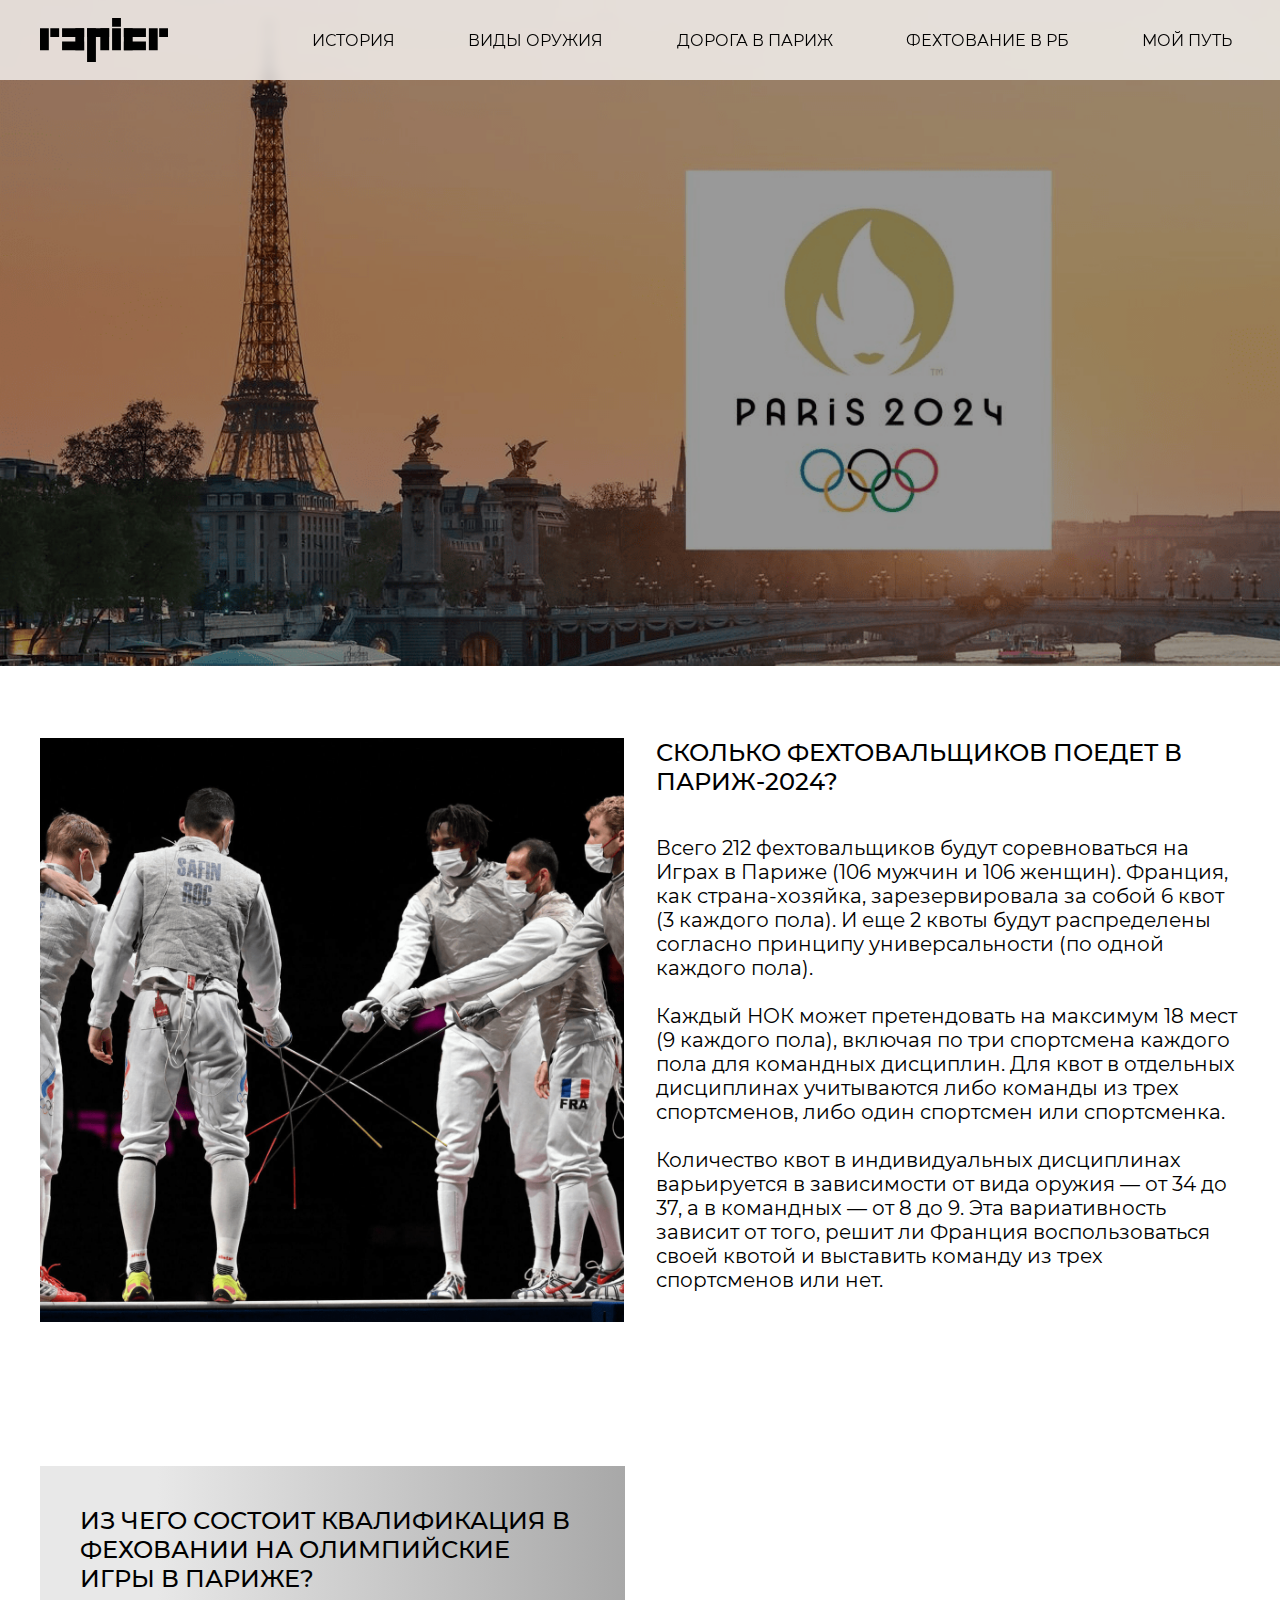
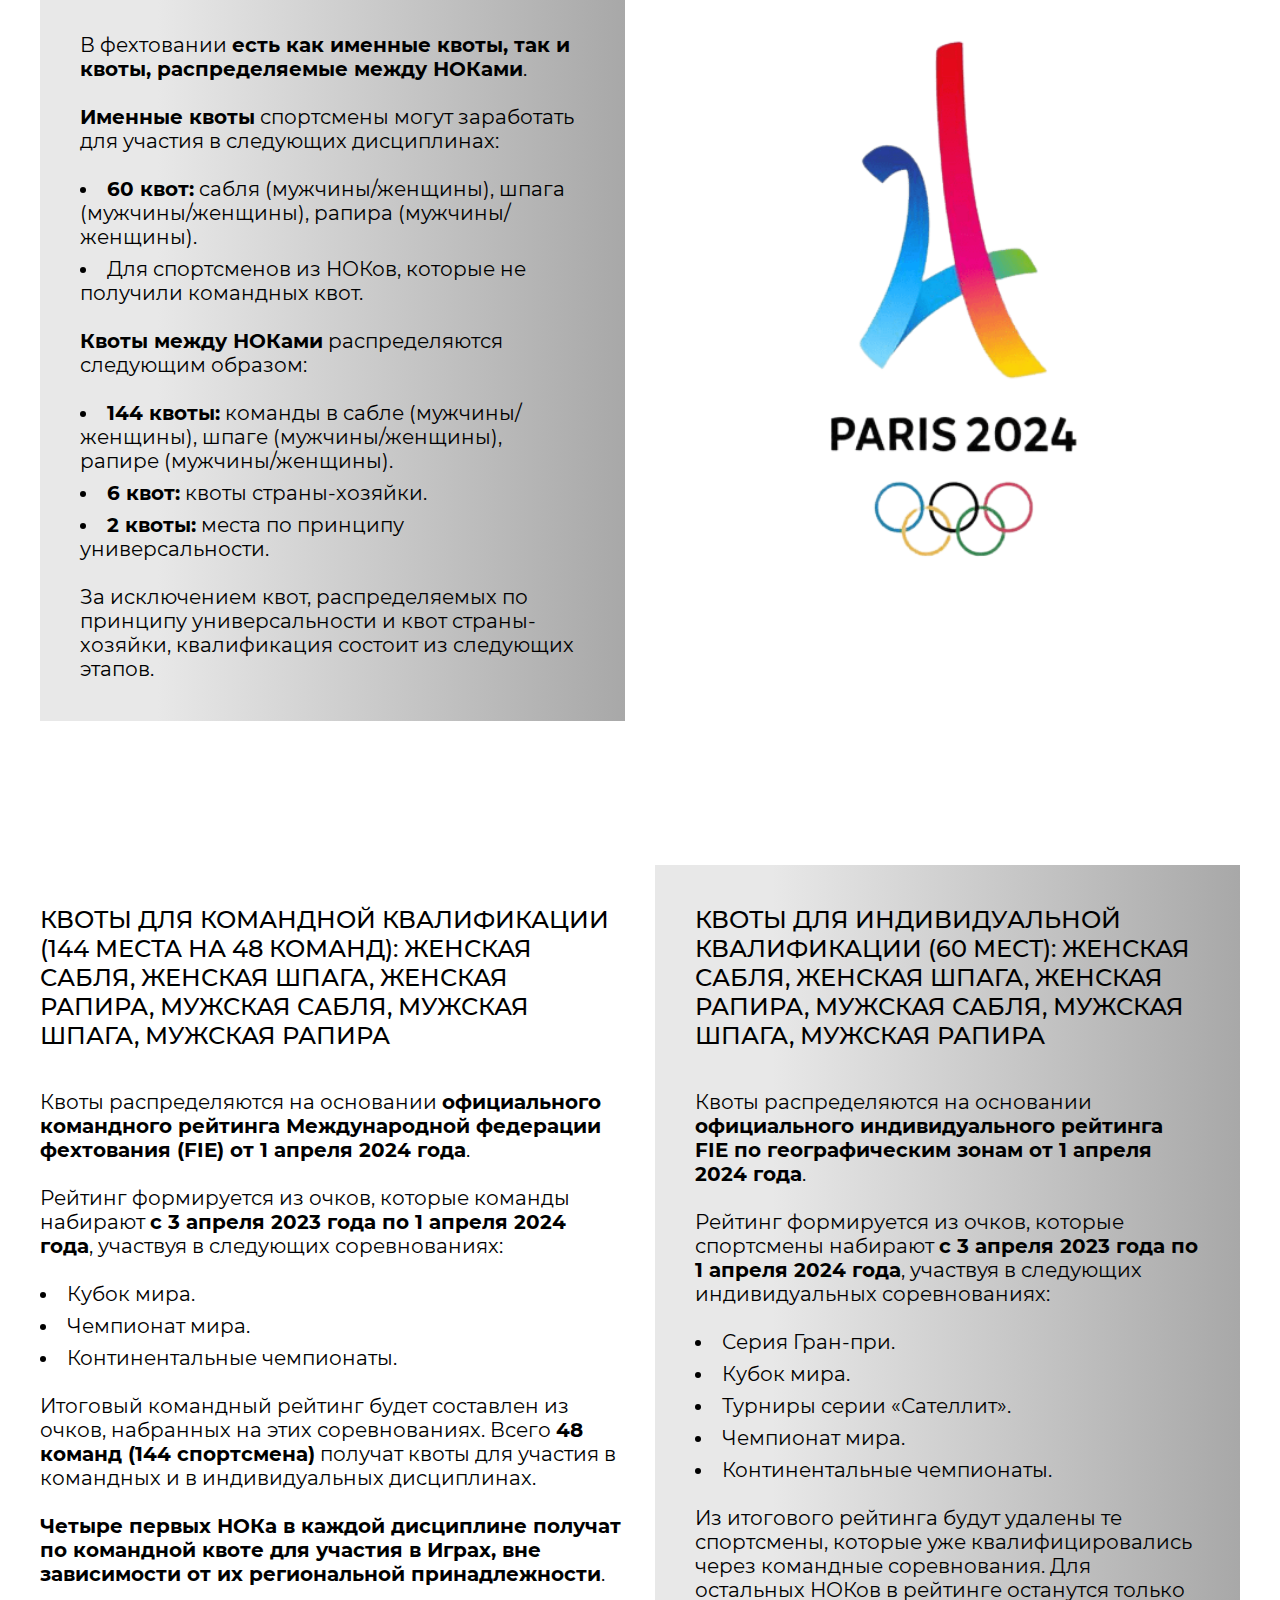
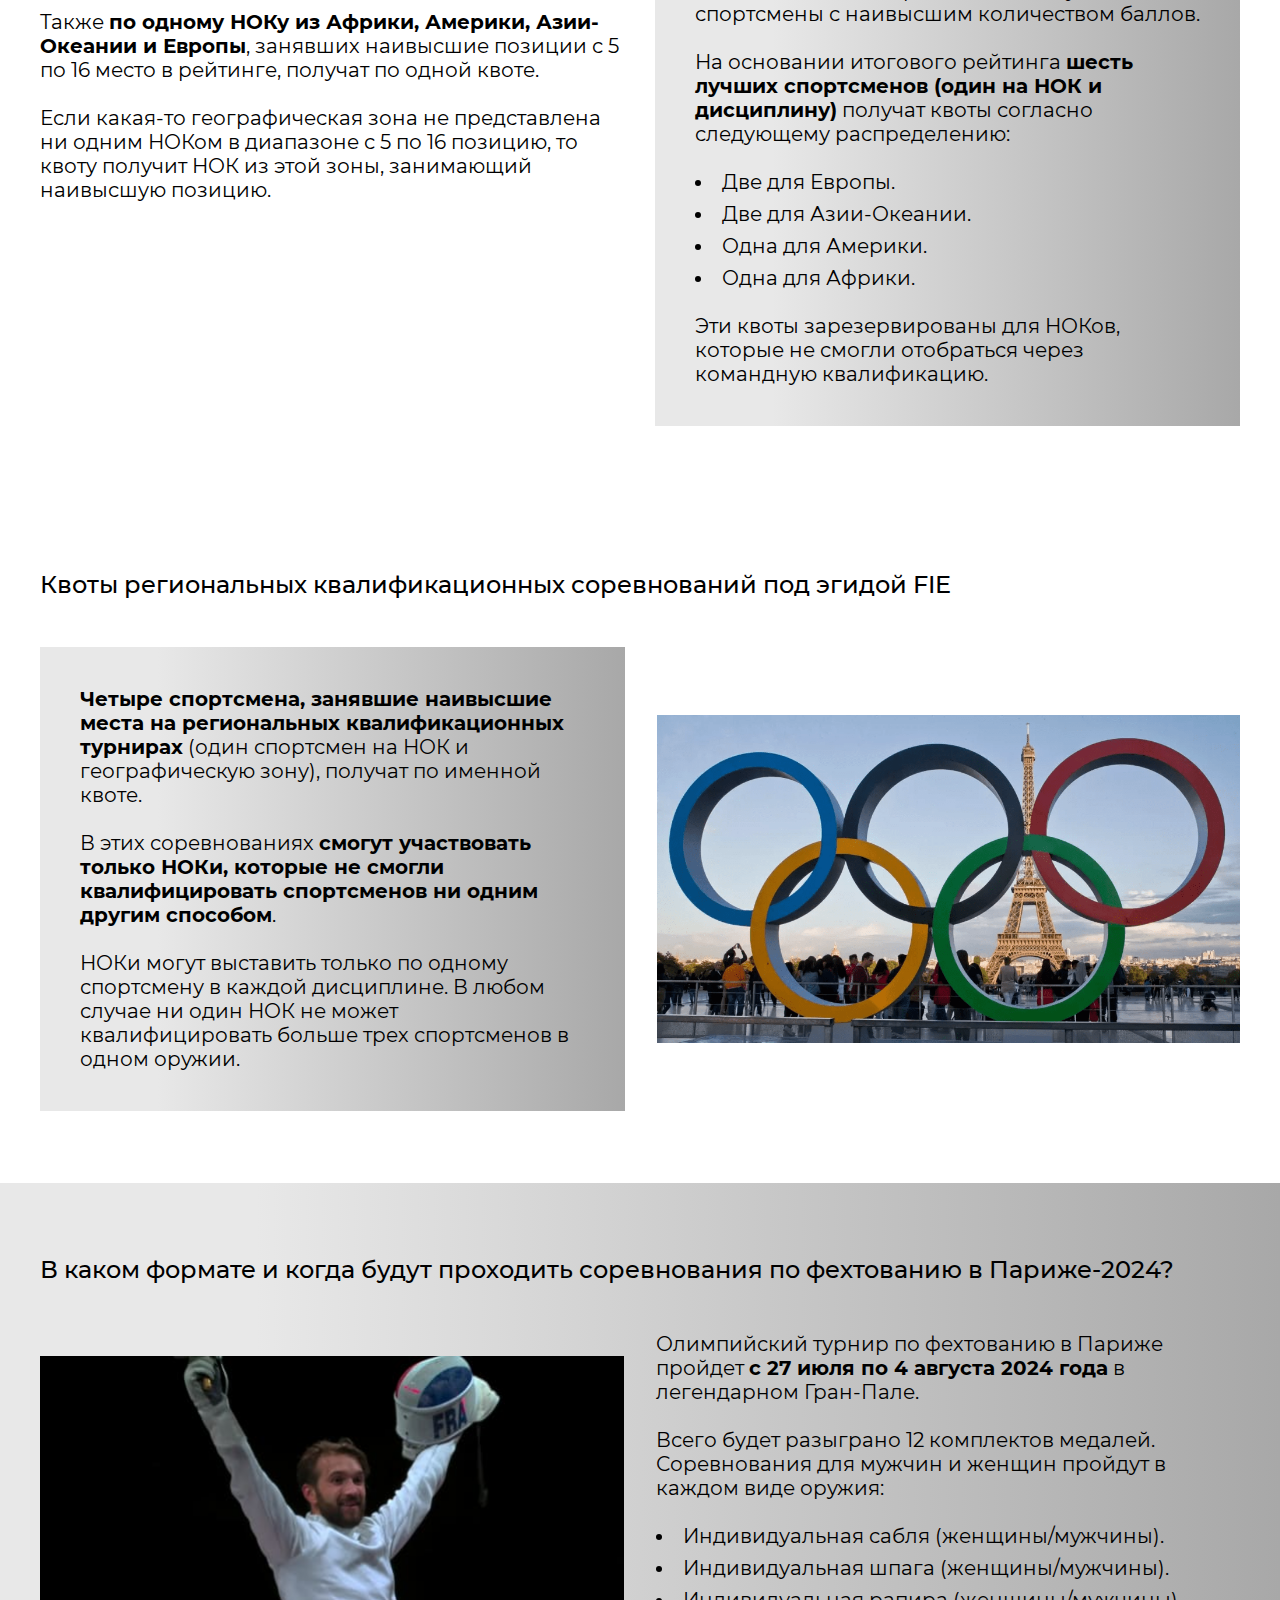
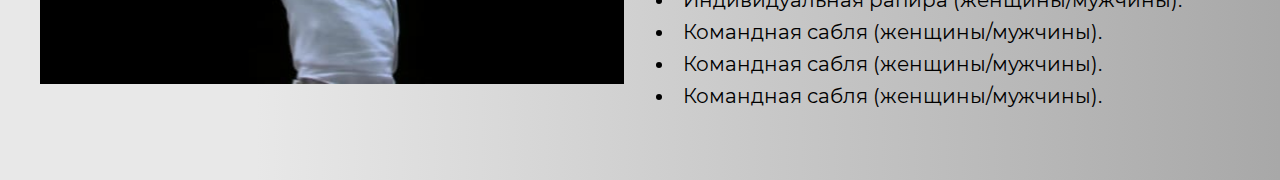
<file: paris.html>
<!DOCTYPE html>
<html lang="ru">
<head>
    <meta charset="UTF-8">
    <meta name="viewport" content="width=device-width, initial-scale=1.0">
    <title>Париж • Мое хобби</title>
    <link rel="stylesheet" type="text/css" href="assets/lib/font/Montserrat.css">
    <link rel="stylesheet" href="assets/css/style.css">
    <script defer src="assets/js/script.js"></script>
</head>
<body>
    <header class="header text-uppercase saturation">
        <div class="container">
            <a class="header__home-link" href="index.html" aria-label="home link">
                <img
                    class="header__logo"
                    src="assets/img/logo.svg"
                    alt="logo"
                />
            </a>
            <button
                class="header__burger hidden-desk js-burger"
                data-target="header__navigation"
                aria-label="burger btn"
            >
                <div/>
            </button>
            <nav class="header__navigation">
                <ul class="header__list">
                    <li class="header__list-el">
                        <a class="header__nav-link" href="history.html">
                            История
                        </a>
                    </li>
                    <li class="header__list-el">
                        <a class="header__nav-link" href="weapon.html">
                            Виды оружия
                        </a>
                    </li>
                    <li class="header__list-el">
                        <a class="header__nav-link" href="paris.html">
                            Дорога в Париж
                        </a>
                    </li>
                    <li class="header__list-el">
                        <a class="header__nav-link" href="belarus.html">
                            Фехтование в РБ
                        </a>
                    </li>
                    <li class="header__list-el">
                        <a class="header__nav-link" href="way.html">
                            Мой путь
                        </a>
                    </li>
                </ul>
            </nav>
        </div>
    </header>
    <section class="dimer js-dimer"></section>
    <main>
        <section class="banner banner--img">
            <img
                src="assets/img/paris.png"
                alt="paris background"
                class="banner__background"
            />
        </section>
        <section id="paris-how-many">
            <div class="container p-y-9">
                <div class="card">
                    <div class="card__content col-50">
                        <img
                            src="assets/img/paris/paris-1.png"
                            alt="paris peoples"
                            class="card__visual"
                        />
                    </div>
                    <div class="card__content col-50">
                        <h3 class="card__header text-uppercase m-b-5">
                            Сколько фехтовальщиков поедет в Париж-2024?
                        </h3>
                        <p class="m-b-3">
                            Всего 212 фехтовальщиков будут соревноваться на Играх в Париже (106 мужчин и 106 женщин). Франция, как страна-хозяйка, зарезервировала за собой 6 квот (3 каждого пола). И еще 2 квоты будут распределены согласно принципу универсальности (по одной каждого пола).
                        </p>
                        <p class="m-b-3">
                            Каждый НОК может претендовать на максимум 18 мест (9 каждого пола), включая по три спортсмена каждого пола для командных дисциплин. Для квот в отдельных дисциплинах учитываются либо команды из трех спортсменов, либо один спортсмен или спортсменка.
                        </p>
                        <p>
                            Количество квот в индивидуальных дисциплинах варьируется в зависимости от вида оружия — от 34 до 37, а в командных — от 8 до 9. Эта вариативность зависит от того, решит ли Франция воспользоваться своей квотой и выставить команду из трех спортсменов или нет.
                        </p>
                    </div>
                </div>
            </div>
        </section>
        <section id="paris-cvalification-1" class="background background--small-desk">
            <div class="container overflow-hidden p-y-9">
                <div class="card overflow-visible">
                    <div class="card__content col-50 background background--small-desk-none p-5 p-desk-small-none">
                        <h3 class="card__header text-uppercase m-b-5">
                            Из чего состоит квалификация в феховании на Олимпийские игры в Париже?
                        </h3>
                        <p class="m-b-3">
                            В фехтовании <b>есть как именные квоты, так и квоты, распределяемые между НОКами</b>.
                        </p>
                        <p class="m-b-3">
                            <b>Именные квоты</b> спортсмены могут заработать для участия в следующих дисциплинах:
                        </p>
                        <ul class="m-b-3">
                            <li class="m-b-1">
                                <b>60 квот:</b> cабля (мужчины/женщины), шпага (мужчины/женщины), рапира (мужчины/женщины).
                            </li>
                            <li>
                                Для спортсменов из НОКов, которые не получили командных квот.
                            </li>
                        </ul>
                        <p class="m-b-3">
                            <b>Квоты между НОКами</b> распределяются следующим образом:
                        </p>
                        <ul class="m-b-3">
                            <li class="m-b-1">
                                <b>144 квоты:</b> команды в сабле (мужчины/женщины), шпаге (мужчины/женщины), рапире (мужчины/женщины).
                            </li>
                            <li class="m-b-1">
                                <b>6 квот:</b> квоты страны-хозяйки.
                            </li>
                            <li>
                                <b>2 квоты:</b> места по принципу универсальности.
                            </li>
                        </ul>
                        <p>
                            За исключением квот, распределяемых по принципу универсальности и квот страны-хозяйки, квалификация состоит из следующих этапов.
                        </p>
                    </div>
                    <div class="card__content m-y-a col-50">
                        <img
                            src="assets/img/paris/paris-2.png"
                            alt="paris logo"
                            class="card__visual"
                        />
                    </div>
                </div>
            </div>
        </section>
        <section id="paris-cvalification-2">
            <div class="container overflow-hidden p-y-9 p-b-desk-small-none">
                <div class="card overflow-visible">
                    <div class="card__content col-50 p-t-5 p-t-desk-small-none">
                        <h3 class="card__header text-uppercase m-b-5">
                            Квоты для командной квалификации (144 места на 48 команд): женская сабля, женская шпага, женская рапира, мужская сабля, мужская шпага, мужская рапира
                        </h3>
                        <p class="m-b-3">
                            Квоты распределяются на основании <b>официального командного рейтинга Международной федерации фехтования (FIE) от 1 апреля 2024 года</b>.
                        </p>
                        <p class="m-b-3">
                            Рейтинг формируется из очков, которые команды набирают <b>с 3 апреля 2023 года по 1 апреля 2024 года</b>, участвуя в следующих соревнованиях:
                        </p>
                        <ul class="m-b-3">
                            <li class="m-b-1">
                                Кубок мира.
                            </li>
                            <li class="m-b-1">
                                Чемпионат мира.
                            </li>
                            <li>
                                Континентальные чемпионаты.
                            </li>
                        </ul>
                        <p class="m-b-3">
                            Итоговый командный рейтинг будет составлен из очков, набранных на этих соревнованиях. Всего <b>48 команд (144 спортсмена)</b> получат квоты для участия в командных и в индивидуальных дисциплинах.
                        </p>
                        <p class="m-b-3">
                            <b>Четыре первых НОКа в каждой дисциплине получат по командной квоте для участия в Играх, вне зависимости от их региональной принадлежности</b>.
                        </p>
                        <p class="m-b-3">
                            Также <b>по одному НОКу из Африки, Америки, Азии-Океании и Европы</b>, занявших наивысшие позиции с 5 по 16 место в рейтинге, получат по одной квоте.
                        </p>
                        <p>
                            Если какая-то географическая зона не представлена ни одним НОКом в диапазоне с 5 по 16 позицию, то квоту получит НОК из этой зоны, занимающий наивысшую позицию.
                        </p>
                    </div>
                    <div class="card__content background col-50 p-5 p-l-desk-small-none p-r-desk-small-none">
                        <h3 class="card__header text-uppercase m-b-5">
                            Квоты для индивидуальной квалификации (60 мест): женская сабля, женская шпага, женская рапира, мужская сабля, мужская шпага, мужская рапира
                        </h3>
                        <p class="m-b-3">
                            Квоты распределяются на основании <b>официального индивидуального рейтинга FIE по географическим зонам от 1 апреля 2024 года</b>.
                        </p>
                        <p class="m-b-3">
                            Рейтинг формируется из очков, которые спортсмены набирают <b>с 3 апреля 2023 года по 1 апреля 2024 года</b>, участвуя в следующих индивидуальных соревнованиях:
                        </p>
                        <ul class="m-b-3">
                            <li class="m-b-1">
                                Серия Гран-при.
                            </li>
                            <li class="m-b-1">
                                Кубок мира.
                            </li>
                            <li class="m-b-1">
                                Турниры серии «Сателлит».
                            </li>
                            <li class="m-b-1">
                                Чемпионат мира.
                            </li>
                            <li>
                                Континентальные чемпионаты.
                            </li>
                        </ul>
                        <p class="m-b-3">
                            Из итогового рейтинга будут удалены те спортсмены, которые уже квалифицировались через командные соревнования. Для остальных НОКов в рейтинге останутся только спортсмены с наивысшим количеством баллов.
                        </p>
                        <p class="m-b-3">
                            На основании итогового рейтинга <b>шесть лучших спортсменов (один на НОК и дисциплину)</b> получат квоты согласно следующему распределению:
                        </p>
                        <ul class="m-b-3">
                            <li class="m-b-1">
                                Две для Европы.
                            </li>
                            <li class="m-b-1">
                                Две для Азии-Океании.
                            </li>
                            <li class="m-b-1">
                                Одна для Америки.
                            </li>
                            <li>
                                Одна для Африки.
                            </li>
                        </ul>
                        <p>
                            Эти квоты зарезервированы для НОКов, которые не смогли отобраться через командную квалификацию.
                        </p>
                    </div>
                </div>
            </div>
        </section>
        <section id="paris-cvalification-3">
            <div class="container overflow-hidden p-y-9">
                <h3 class="m-b-6">
                    Квоты региональных квалификационных соревнований под эгидой FIE
                </h3>
                <div class="card overflow-visible">
                    <div class="card__content background background--small-desk-none p-desk-small-none col-50 p-5">
                        <p class="m-b-3">
                            <b>Четыре спортсмена, занявшие наивысшие места на региональных квалификационных турнирах</b> (один спортсмен на НОК и географическую зону), получат по именной квоте.
                        </p>
                        <p class="m-b-3">
                            В этих соревнованиях <b>смогут участвовать только НОКи, которые не смогли квалифицировать спортсменов ни одним другим способом</b>.
                        </p>
                        <p>
                            НОКи могут выставить только по одному спортсмену в каждой дисциплине. В любом случае ни один НОК не может квалифицировать больше трех спортсменов в одном оружии.
                        </p>
                    </div>
                    <div class="card__content col-50 m-y-a">
                        <img
                            src="assets/img/paris/paris-3.png"
                            alt="paris rounds"
                            class="card__visual"
                        />
                    </div>
                </div>
            </div>
        </section>
        <section id="paris-format" class="background">
            <div class="container p-y-9">
                <h3 class="m-b-6">
                    В каком формате и когда будут проходить соревнования по фехтованию в Париже-2024?
                </h3>
                <div class="card">
                    <div class="card__content col-50 m-y-a">
                        <img
                            src="assets/img/paris/paris-4.jpg"
                            alt="paris rounds"
                            class="card__visual"
                        />
                    </div>
                    <div class="card__content col-50">
                        <p class="m-b-3">
                            Олимпийский турнир по фехтованию в Париже пройдет <b>с 27 июля по 4 августа 2024 года</b> в легендарном Гран-Пале.
                        </p>
                        <p class="m-b-3">
                            Всего будет разыграно 12 комплектов медалей. Соревнования для мужчин и женщин пройдут в каждом виде оружия:
                        </p>
                        <ul>
                            <li class="m-b-1">
                                Индивидуальная сабля (женщины/мужчины).
                            </li>
                            <li class="m-b-1">
                                Индивидуальная шпага (женщины/мужчины).
                            </li>
                            <li class="m-b-1">
                                Индивидуальная рапира (женщины/мужчины).
                            </li>
                            <li class="m-b-1">
                                Командная сабля (женщины/мужчины).
                            </li>
                            <li class="m-b-1">
                                Командная сабля (женщины/мужчины).
                            </li>
                            <li>
                                Командная сабля (женщины/мужчины).
                            </li>
                        </ul>
                    </div>
                </div>
            </div>
        </section>
    </main>
    <footer>

    </footer>
</body>
</html>
</file>
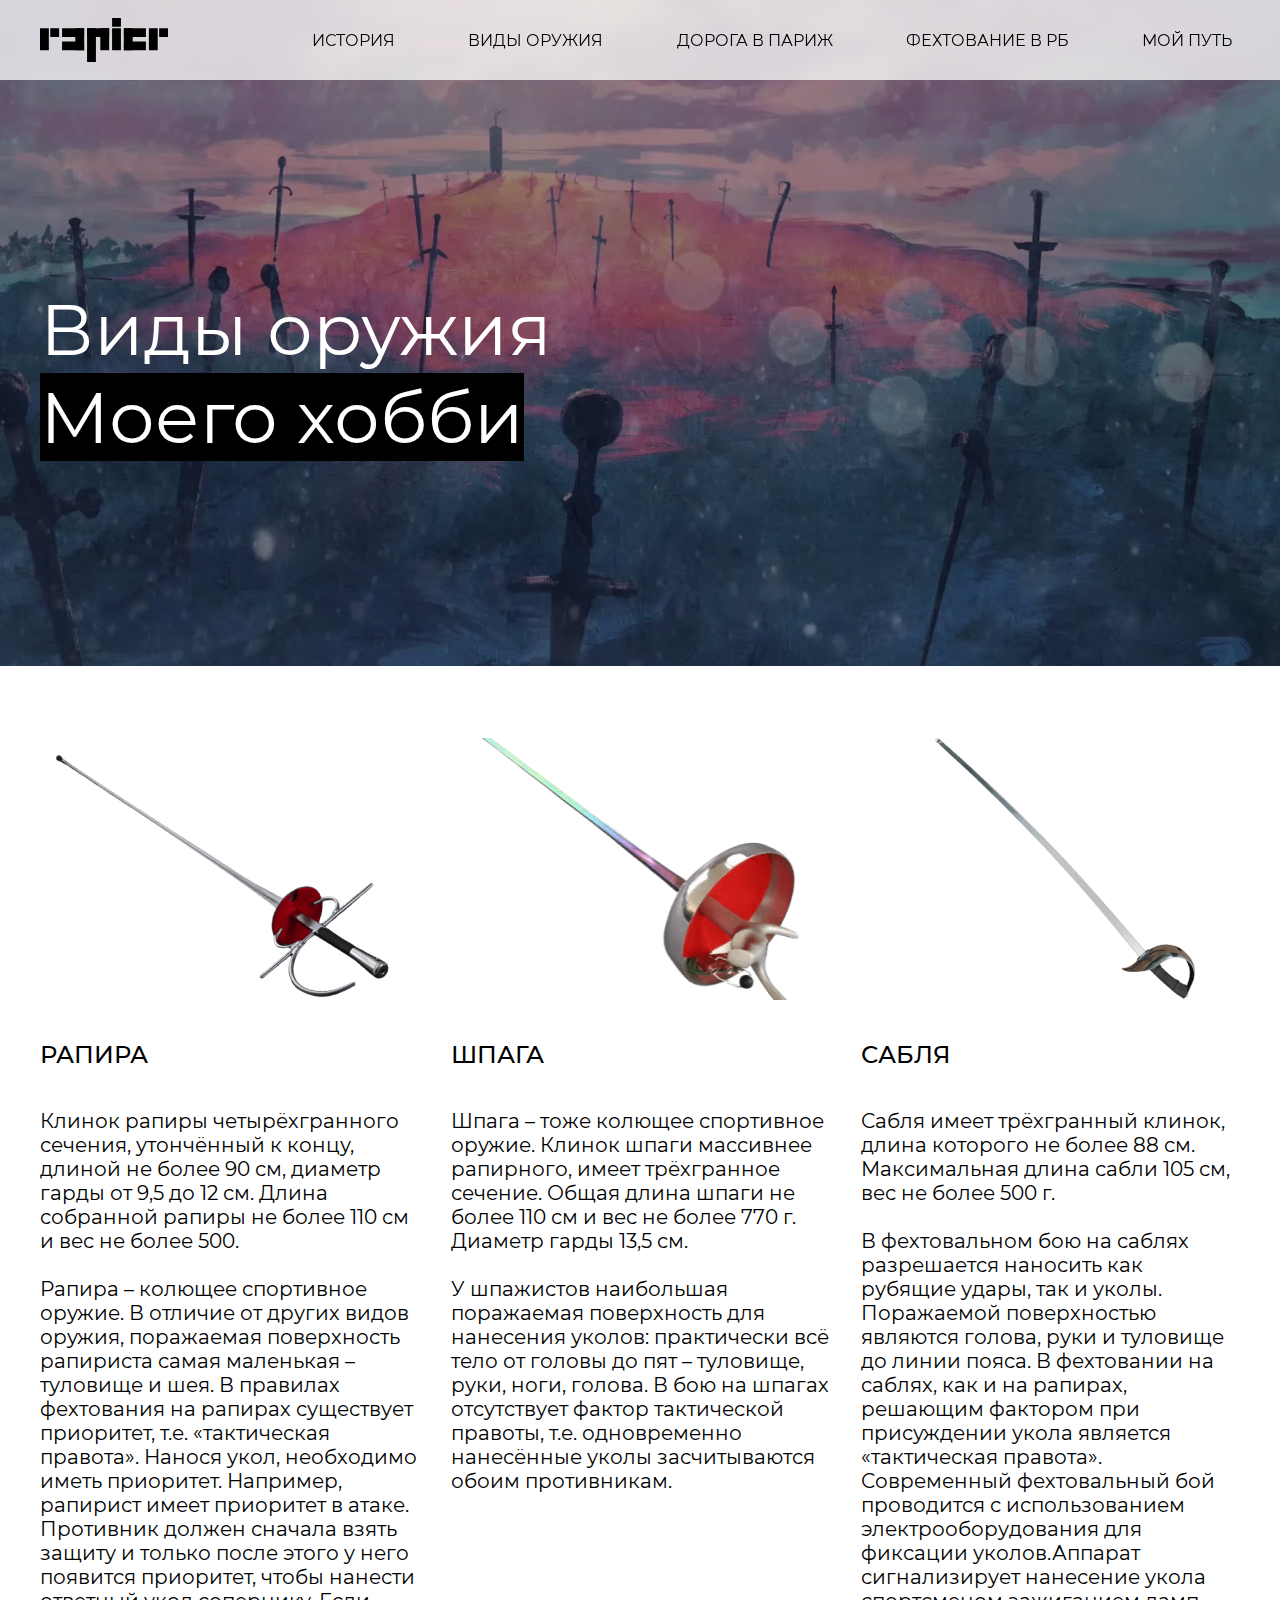
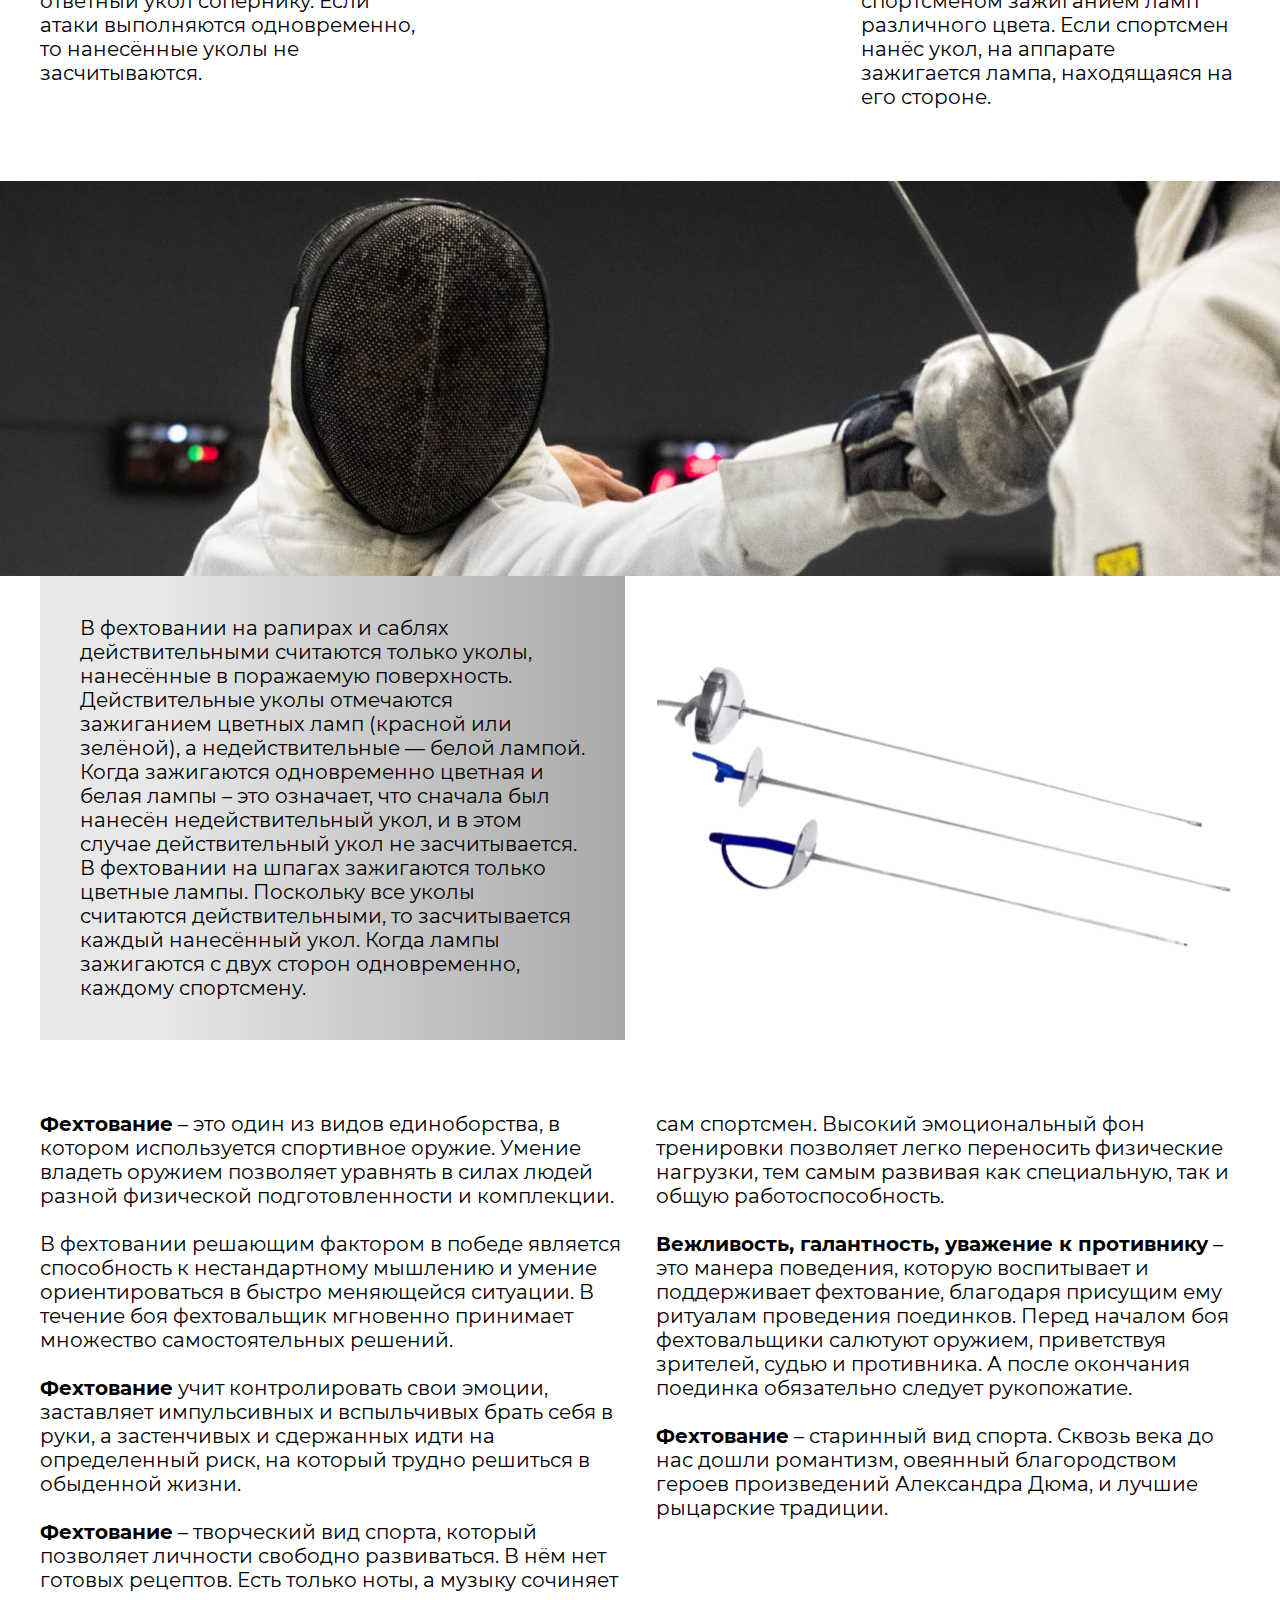
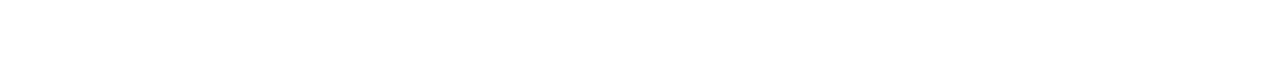
<file: weapon.html>
<!DOCTYPE html>
<html lang="ru">
<head>
    <meta charset="UTF-8">
    <meta name="viewport" content="width=device-width, initial-scale=1.0">
    <title>Виды оружия • Мое хобби</title>
    <link rel="stylesheet" type="text/css" href="assets/lib/font/Montserrat.css">
    <link rel="stylesheet" href="assets/css/style.css">
    <script defer src="assets/js/script.js"></script>
</head>
<body>
    <header class="header text-uppercase saturation">
        <div class="container">
            <a class="header__home-link" href="index.html" aria-label="home link">
                <img
                    class="header__logo"
                    src="assets/img/logo.svg"
                    alt="logo"
                />
            </a>
            <button
                class="header__burger hidden-desk js-burger"
                data-target="header__navigation"
                aria-label="burger btn"
            >
                <div/>
            </button>
            <nav class="header__navigation">
                <ul class="header__list">
                    <li class="header__list-el">
                        <a class="header__nav-link" href="history.html">
                            История
                        </a>
                    </li>
                    <li class="header__list-el">
                        <a class="header__nav-link" href="weapon.html">
                            Виды оружия
                        </a>
                    </li>
                    <li class="header__list-el">
                        <a class="header__nav-link" href="paris.html">
                            Дорога в Париж
                        </a>
                    </li>
                    <li class="header__list-el">
                        <a class="header__nav-link" href="belarus.html">
                            Фехтование в РБ
                        </a>
                    </li>
                    <li class="header__list-el">
                        <a class="header__nav-link" href="way.html">
                            Мой путь
                        </a>
                    </li>
                </ul>
            </nav>
        </div>
    </header>
    <section class="dimer js-dimer"></section>
    <main>
        <section class="banner banner--img">
            <div class="container">
                <h1 class="banner__header">
                    <span class="text-white">Виды оружия</span>
                    <span class="contrast">Моего хобби</span>
                </h1>
            </div>
            <img
                src="assets/img/weapon.jpg"
                alt="weapon background"
                class="banner__background"
            />
        </section>
        <section id="weapon-views" class="background background--small-desk">
            <div class="container p-y-9">
                <div class="card">
                    <div class="card__content col-33">
                        <img class="card__visual m-b-5" src="assets/img/weapon/weapon-1.png" alt="weapon reapir">
                        <h3 class="card__header text-uppercase m-b-5">
                            Рапира
                        </h3>
                        <p class="m-b-3">
                            Клинок рапиры четырёхгранного сечения, утончённый к концу, длиной не более 90 см, диаметр гарды от 9,5 до 12 см. Длина собранной рапиры не более 110 см и вес не более 500.
                        </p>
                        <p>
                            Рапира – колющее спортивное оружие. В отличие от других видов оружия, поражаемая поверхность рапириста самая маленькая – туловище и шея. В правилах фехтования на рапирах существует приоритет, т.е. «тактическая правота». Нанося укол, необходимо иметь приоритет. Например, рапирист имеет приоритет в атаке. Противник должен сначала взять защиту и только после этого у него появится приоритет, чтобы нанести ответный укол сопернику. Если атаки выполняются одновременно, то нанесённые уколы не засчитываются.
                        </p>
                    </div>
                    <div class="card__content col-33">
                        <img class="card__visual m-b-5" src="assets/img/weapon/weapon-2.png" alt="weapon sword">
                        <h3 class="card__header text-uppercase m-b-5">
                            Шпага
                        </h3>
                        <p class="m-b-3">
                            Шпага – тоже колющее спортивное оружие. Клинок шпаги массивнее рапирного, имеет трёхгранное сечение. Общая длина шпаги не более 110 см и вес не более 770 г. Диаметр гарды 13,5 см.
                        </p>                        
                        <p>
                            У шпажистов наибольшая поражаемая поверхность для нанесения уколов: практически всё тело от головы до пят – туловище, руки, ноги, голова. В бою на шпагах отсутствует фактор тактической правоты, т.е. одновременно нанесённые уколы засчитываются обоим противникам.
                        </p>
                    </div>
                    <div class="card__content col-33">
                        <img class="card__visual m-b-5" src="assets/img/weapon/weapon-3.png" alt="weapon saber">
                        <h3 class="card__header text-uppercase m-b-5">
                            Сабля
                        </h3>
                        <p class="m-b-3">
                            Сабля имеет трёхгранный клинок, длина которого не более 88 см. Максимальная длина сабли 105 см, вес не более 500 г.
                        </p>
                        <p>
                            В фехтовальном бою на саблях разрешается наносить как рубящие удары, так и уколы. Поражаемой поверхностью являются голова, руки и туловище до линии пояса. В фехтовании на саблях, как и на рапирах, решающим фактором при присуждении укола является «тактическая правота».
                            Современный фехтовальный бой проводится с использованием электрооборудования для фиксации уколов.Аппарат сигнализирует нанесение укола спортсменом зажиганием ламп различного цвета. Если спортсмен нанёс укол, на аппарате зажигается лампа, находящаяся на его стороне.
                        </p>
                    </div>
                </div>
            </div>
        </section>
        <section id="weapon-background">
            <img src="assets/img/history/history-3.jpg" alt="background" width="100%">
        </section>
        <section id="weapon-info-and-pick">
            <div class="container overflow-hidden p-b-9">
                <div class="card overflow-visible">
                    <div class="card__content background col-50 p-5 p-l-desk-small-none p-r-desk-small-none">
                        <p>
                            В фехтовании на рапирах и саблях действительными считаются только уколы, нанесённые в поражаемую поверхность. Действительные уколы отмечаются зажиганием цветных ламп (красной или зелёной), 
                            а недействительные — белой лампой. Когда зажигаются одновременно цветная и белая лампы – это означает, что сначала был нанесён недействительный укол, и в этом случае действительный укол не засчитывается. В фехтовании на шпагах зажигаются только цветные лампы. Поскольку все уколы считаются действительными, то засчитывается каждый нанесённый укол. Когда лампы зажигаются с двух сторон одновременно, каждому спортсмену.
                        </p>
                    </div>
                    <div class="card__content m-y-a col-50">
                        <img class="card__visual" src="assets/img/weapon/weapon-4.png" alt="weapon reapir">
                    </div>
                </div>
            </div>
        </section>
        <section id="weapon-definition">
            <div class="container p-b-9">
                <div class="card">
                    <div class="card__content col-50">
                        <p class="m-b-3">
                            <b>Фехтование</b> – это один из видов единоборства, в котором используется спортивное оружие. Умение владеть оружием позволяет уравнять в силах людей разной физической подготовленности и комплекции.
                        </p>
                        <p class="m-b-3">
                            В фехтовании решающим фактором в победе является способность к нестандартному мышлению и умение ориентироваться в быстро меняющейся ситуации. В течение боя фехтовальщик мгновенно принимает множество самостоятельных решений.
                        </p>
                        <p class="m-b-3">
                            <b>Фехтование</b> учит контролировать свои эмоции, заставляет импульсивных и вспыльчивых брать себя в руки, а застенчивых и сдержанных идти на определенный риск, на который трудно решиться в обыденной жизни.
                        </p>
                        <p>
                            <b>Фехтование</b> – творческий вид спорта, который позволяет личности свободно развиваться. В нём нет готовых рецептов. Есть только ноты, а музыку сочиняет <span class="hidden-tab-big">сам спортсмен. Высокий эмоциональный фон тренировки позволяет легко переносить физические нагрузки, тем самым развивая как специальную, так и общую работоспособность.</span>
                        </p>
                    </div>
                    <div class="card__content col-50">
                        <p class="m-b-3 hidden-desk-small">
                            сам спортсмен. Высокий эмоциональный фон тренировки позволяет легко переносить физические нагрузки, тем самым развивая как специальную, так и общую работоспособность.
                        </p>
                        <p class="m-b-3">
                            <b>Вежливость, галантность, уважение к противнику</b> – это манера поведения, которую воспитывает и поддерживает фехтование, благодаря присущим ему ритуалам проведения поединков. Перед началом боя фехтовальщики салютуют оружием, приветствуя зрителей, судью и противника. А после окончания поединка обязательно следует рукопожатие.

                        </p>
                        <p>
                            <b>Фехтование</b> – старинный вид спорта. Сквозь века до нас дошли романтизм, овеянный благородством героев произведений Александра Дюма, и лучшие рыцарские традиции.
                        </p>
                    </div>
                </div>
            </div>
        </section>
    </main>
    <footer>

    </footer>
</body>
</html>
</file>
<file: assets/lib/font/Montserrat.css>
/** =================== MONTSERRAT =================== **/

/** Montserrat Thin **/
@font-face {
    font-family: "Montserrat";
    font-weight: 100;
    font-style: normal;
    src: url("Montserrat-Thin.woff2") format("woff2"),
         url("Montserrat-Thin.woff") format("woff");
}

/** Montserrat Thin-Italic **/
@font-face {
    font-family: "Montserrat";
    font-weight: 100;
    font-style: italic;
    src: url("Montserrat-ThinItalic.woff2") format("woff2"),
         url("Montserrat-ThinItalic.woff") format("woff");
}

/** Montserrat ExtraLight **/
@font-face {
    font-family: "Montserrat";
    font-weight: 200;
    font-style: normal;
    src: url("Montserrat-ExtraLight.woff2") format("woff2"),
         url("Montserrat-ExtraLight.woff") format("woff");
}

/** Montserrat ExtraLight-Italic **/
@font-face {
    font-family: "Montserrat";
    font-weight: 200;
    font-style: italic;
    src: url("Montserrat-ExtraLightItalic.woff2") format("woff2"),
         url("Montserrat-ExtraLightItalic.woff") format("woff");
}

/** Montserrat Light **/
@font-face {
    font-family: "Montserrat";
    font-weight: 300;
    font-style: normal;
    src: url("Montserrat-Light.woff2") format("woff2"),
         url("Montserrat-Light.woff") format("woff");
}

/** Montserrat Light-Italic **/
@font-face {
    font-family: "Montserrat";
    font-weight: 300;
    font-style: italic;
    src: url("Montserrat-LightItalic.woff2") format("woff2"),
         url("Montserrat-LightItalic.woff") format("woff");
}

/** Montserrat Regular **/
@font-face {
    font-family: "Montserrat";
    font-weight: 400;
    font-style: normal;
    src: url("Montserrat-Regular.woff2") format("woff2"),
         url("Montserrat-Regular.woff") format("woff");
}

/** Montserrat Regular-Italic **/
@font-face {
    font-family: "Montserrat";
    font-weight: 400;
    font-style: italic;
    src: url("Montserrat-Italic.woff2") format("woff2"),
         url("Montserrat-Italic.woff") format("woff");
}

/** Montserrat Medium **/
@font-face {
    font-family: "Montserrat";
    font-weight: 500;
    font-style: normal;
    src: url("Montserrat-Medium.woff2") format("woff2"),
         url("Montserrat-Medium.woff") format("woff");
}

/** Montserrat Medium-Italic **/
@font-face {
    font-family: "Montserrat";
    font-weight: 500;
    font-style: italic;
    src: url("Montserrat-MediumItalic.woff2") format("woff2"),
         url("Montserrat-MediumItalic.woff") format("woff");
}

/** Montserrat SemiBold **/
@font-face {
    font-family: "Montserrat";
    font-weight: 600;
    font-style: normal;
    src: url("Montserrat-SemiBold.woff2") format("woff2"),
         url("Montserrat-SemiBold.woff") format("woff");
}

/** Montserrat SemiBold-Italic **/
@font-face {
    font-family: "Montserrat";
    font-weight: 600;
    font-style: italic;
    src: url("Montserrat-SemiBoldItalic.woff2") format("woff2"),
         url("Montserrat-SemiBoldItalic.woff") format("woff");
}

/** Montserrat Bold **/
@font-face {
    font-family: "Montserrat";
    font-weight: 700;
    font-style: normal;
    src: url("Montserrat-Bold.woff2") format("woff2"),
         url("Montserrat-Bold.woff") format("woff");
}

/** Montserrat Bold-Italic **/
@font-face {
    font-family: "Montserrat";
    font-weight: 700;
    font-style: italic;
    src: url("Montserrat-BoldItalic.woff2") format("woff2"),
         url("Montserrat-BoldItalic.woff") format("woff");
}

/** Montserrat ExtraBold **/
@font-face {
    font-family: "Montserrat";
    font-weight: 800;
    font-style: normal;
    src: url("Montserrat-ExtraBold.woff2") format("woff2"),
         url("Montserrat-ExtraBold.woff") format("woff");
}

/** Montserrat ExtraBold-Italic **/
@font-face {
    font-family: "Montserrat";
    font-weight: 800;
    font-style: italic;
    src: url("Montserrat-ExtraBoldItalic.woff2") format("woff2"),
         url("Montserrat-ExtraBoldItalic.woff") format("woff");
}

/** Montserrat Black **/
@font-face {
    font-family: "Montserrat";
    font-weight: 900;
    font-style: normal;
    src: url("Montserrat-Black.woff2") format("woff2"),
         url("Montserrat-Black.woff") format("woff");
}

/** Montserrat Black-Italic **/
@font-face {
    font-family: "Montserrat";
    font-weight: 900;
    font-style: italic;
    src: url("Montserrat-BlackItalic.woff2") format("woff2"),
         url("Montserrat-BlackItalic.woff") format("woff");
}

/** =================== MONTSERRAT ALTERNATES =================== **/

/** Montserrat Alternates Thin **/
@font-face {
    font-family: "Montserrat Alternates";
    font-weight: 100;
    font-style: normal;
    src: url("MontserratAlternates-Thin.woff2") format("woff2"),
         url("MontserratAlternates-Thin.woff") format("woff");
}

/** Montserrat Alternates Thin-Italic **/
@font-face {
    font-family: "Montserrat Alternates";
    font-weight: 100;
    font-style: italic;
    src: url("MontserratAlternates-ThinItalic.woff2") format("woff2"),
         url("MontserratAlternates-ThinItalic.woff") format("woff");
}

/** Montserrat Alternates ExtraLight **/
@font-face {
    font-family: "Montserrat Alternates";
    font-weight: 200;
    font-style: normal;
    src: url("MontserratAlternates-ExtraLight.woff2") format("woff2"),
         url("MontserratAlternates-ExtraLight.woff") format("woff");
}

/** Montserrat Alternates ExtraLight-Italic **/
@font-face {
    font-family: "Montserrat Alternates";
    font-weight: 200;
    font-style: italic;
    src: url("MontserratAlternates-ExtraLightItalic.woff2") format("woff2"),
         url("MontserratAlternates-ExtraLightItalic.woff") format("woff");
}

/** Montserrat Alternates Light **/
@font-face {
    font-family: "Montserrat Alternates";
    font-weight: 300;
    font-style: normal;
    src: url("MontserratAlternates-Light.woff2") format("woff2"),
         url("MontserratAlternates-Light.woff") format("woff");
}

/** Montserrat Alternates Light-Italic **/
@font-face {
    font-family: "Montserrat Alternates";
    font-weight: 300;
    font-style: italic;
    src: url("MontserratAlternates-LightItalic.woff2") format("woff2"),
         url("MontserratAlternates-LightItalic.woff") format("woff");
}

/** Montserrat Alternates Regular **/
@font-face {
    font-family: "Montserrat Alternates";
    font-weight: 400;
    font-style: normal;
    src: url("MontserratAlternates-Regular.woff2") format("woff2"),
         url("MontserratAlternates-Regular.woff") format("woff");
}

/** Montserrat Alternates Regular-Italic **/
@font-face {
    font-family: "Montserrat Alternates";
    font-weight: 400;
    font-style: italic;
    src: url("MontserratAlternates-Italic.woff2") format("woff2"),
         url("MontserratAlternates-Italic.woff") format("woff");
}

/** Montserrat Alternates Medium **/
@font-face {
    font-family: "Montserrat Alternates";
    font-weight: 500;
    font-style: normal;
    src: url("MontserratAlternates-Medium.woff2") format("woff2"),
         url("MontserratAlternates-Medium.woff") format("woff");
}

/** Montserrat Alternates Medium-Italic **/
@font-face {
    font-family: "Montserrat Alternates";
    font-weight: 500;
    font-style: italic;
    src: url("MontserratAlternates-MediumItalic.woff2") format("woff2"),
         url("MontserratAlternates-MediumItalic.woff") format("woff");
}

/** Montserrat Alternates SemiBold **/
@font-face {
    font-family: "Montserrat Alternates";
    font-weight: 600;
    font-style: normal;
    src: url("MontserratAlternates-SemiBold.woff2") format("woff2"),
         url("MontserratAlternates-SemiBold.woff") format("woff");
}

/** Montserrat Alternates SemiBold-Italic **/
@font-face {
    font-family: "Montserrat Alternates";
    font-weight: 600;
    font-style: italic;
    src: url("MontserratAlternates-SemiBoldItalic.woff2") format("woff2"),
         url("MontserratAlternates-SemiBoldItalic.woff") format("woff");
}

/** Montserrat Alternates Bold **/
@font-face {
    font-family: "Montserrat Alternates";
    font-weight: 700;
    font-style: normal;
    src: url("MontserratAlternates-Bold.woff2") format("woff2"),
         url("MontserratAlternates-Bold.woff") format("woff");
}

/** Montserrat Alternates Bold-Italic **/
@font-face {
    font-family: "Montserrat Alternates";
    font-weight: 700;
    font-style: italic;
    src: url("MontserratAlternates-BoldItalic.woff2") format("woff2"),
         url("MontserratAlternates-BoldItalic.woff") format("woff");
}

/** Montserrat Alternates ExtraBold **/
@font-face {
    font-family: "Montserrat Alternates";
    font-weight: 800;
    font-style: normal;
    src: url("MontserratAlternates-ExtraBold.woff2") format("woff2"),
         url("MontserratAlternates-ExtraBold.woff") format("woff");
}

/** Montserrat Alternates ExtraBold-Italic **/
@font-face {
    font-family: "Montserrat Alternates";
    font-weight: 800;
    font-style: italic;
    src: url("MontserratAlternates-ExtraBoldItalic.woff2") format("woff2"),
         url("MontserratAlternates-ExtraBoldItalic.woff") format("woff");
}

/** Montserrat Alternates Black **/
@font-face {
    font-family: "Montserrat Alternates";
    font-weight: 900;
    font-style: normal;
    src: url("MontserratAlternates-Black.woff2") format("woff2"),
         url("MontserratAlternates-Black.woff") format("woff");
}

/** Montserrat Alternates Black-Italic **/
@font-face {
    font-family: "Montserrat Alternates";
    font-weight: 900;
    font-style: italic;
    src: url("MontserratAlternates-BlackItalic.woff2") format("woff2"),
         url("MontserratAlternates-BlackItalic.woff") format("woff");
}
</file>
<file: assets/css/style.css>
/* start style variables */
    :root {
        /* colors */
        --color-black: #000;
        --color-white-black-15: rgba(0, 0, 0, .15);
        --color-white-black-75: rgba(0, 0, 0, .75);

        --color-white: #fff;
        --color-white-opacity-15: rgba(255, 255, 255, .15);
        --color-white-opacity-75: rgba(255, 255, 255, .75);

        /* indents */
        --indent-9: 72px;
        --indent-8: 64px;
        --indent-7: 56px;
        --indent-6: 48px;
        --indent-5: 40px;
        --indent-4: 32px;
        --indent-3: 24px;
        --indent-2: 16px;
        --indent-1: 8px;
    }
/* end style variables */

/* start reset styles */

    * {
        margin: 0;
        border: 0;
        padding: 0;
        outline: 0;
        color: var(--color-black);
        cursor: default;
        transform: none;
        transform: none;
        background: none;
        list-style: none;
        font-size: 20px;
        font-style: unset;
        line-height: normal;
        font-weight: normal;
        font-family: 'Montserrat', sans-serif;
        text-decoration: none;
        box-sizing: border-box;
        transition: all .3s ease-in-out;
    }

    @media screen and (max-width: 499px) {

        * {
            font-size: 14px;
        }

    }

/* end reset styles */

/* start header styles */

    .header {
        top: 0;
        left: 0;
        right: 0;
        z-index: 3;
        position: fixed;
        padding: 18px 0;
        min-height: 80px;
        background: var(--color-white-opacity-15);
        backdrop-filter: blur(0);
    }

    .header.scrolled,
    .header.saturation {
        background: var(--color-white-opacity-75);
        backdrop-filter: blur(6px);
    }

    .header__list,
    .header .container {
        display: flex;
        align-items: center;
        justify-content: space-between;
    }

    .header__navigation {
        margin-left: 36px;
        min-width: 788px;
        flex: 0 0 78%;
    }

    .header__nav-link {
        padding: 8px;
        font-size: 16px;
    }

    .header__list-el {
        gap: 8px;
        list-style: unset;
        text-wrap: nowrap;
    }

    .header__home-link {
        height: 44px;
    }

    .header__logo {
        height: 100%;
    }

    .header__burger {
        position: relative;
        width: 40px;
        height: 40px;
        display: none;
    }

    .header__burger div,
    .header__burger div::after,
    .header__burger div::before {
        position: relative;
        width: 40px;
        height: 8px;
        content: '';
        display: block;
        background: var(--color-black);
        display: flex;
        align-items: center;
        justify-content: center;
        transform: rotate(0deg);
        transition: all .3s ease-in-out;
    }

    .header__burger div::after,
    .header__burger div::before {
        left: 0;
        right: 0;
        position: absolute;
    }
    
    .header__burger div::before {
        transform: translateY(-12px);
    }
    
    .header__burger div::after {
        transform: translateY(12px);
    }

    .header__burger.open div {
        background: none;
    }
    
    .header__burger.open div::before {
        transform: rotate(45deg);
    }
    
    .header__burger.open div::after {
        transform: rotate(-45deg);
    }

    @media screen and (max-width: 999px) {
        .header {
            padding: 12px 0;
            min-height: 68px;
        }

        .header .container {
            flex-direction: column;
        }

        .header__navigation {
            margin-left: 0;
            min-width: 666px;
            width: 100%;
        }

        .header__home-link {
            margin-bottom: 16px;
        }
    }

    @media screen and (max-width: 767px) {

        .header__home-link {
            margin-bottom: 0;
        }

        .header .container {
            flex-direction: row;
        }

        .header__burger {
            z-index: 2;
            display: block;
        }

        .header__navigation {
            top: 0;
            right: 0;
            bottom: 0;
            z-index: 1;
            position: fixed;
            height: 100dvh;
            max-width: 0;
            min-width: unset;
            display: flex;
            flex-direction: column;
            overflow: hidden;
        }

        .header__navigation::before {
            content: '';
            display: block;
            height: 68px;
            width: 0;
        }

        .header__navigation.open,
        .header__navigation.open::before {
            max-width: 300px;
        }

        .header__list {
            padding: 24px;
            overflow: hidden auto;
            gap: 24px;
            flex: 1 1 auto;
            flex-direction: column;
            align-items: flex-start;
            justify-content: flex-start;
        }

        .header, .header__list {
            background: var(--color-white-opacity-75);
            backdrop-filter: blur(6px);
        }
    }

/* end header styles */

/* start banner styles */

    .banner, .banner .container {
        position: relative;
        height: 666px;
        overflow: hidden;
    }

    .banner .container {
        display: flex;
        align-items: center;
        justify-content: space-between;
    }

    .banner__header {
        padding-top: 80px;
        display: flex;
        flex-direction: column;
        align-items: flex-start;
        justify-content: flex-start;
    }

    .banner__header span {
        display: block;
    }

    .banner__woomen {
        bottom: 0;
        right: 25%;
        position: absolute;
        transform: translateX(50%);
    }

    .banner__woomen > img {
        max-height: 468px;
    }

    .banner__background {
        top: 0;
        left: 0;
        right: 0;
        bottom: 0;
        z-index: -1;
        position: absolute;
        width: 100%;
        height: 100%;
        object-fit: cover;
        object-position: top center;
        filter: brightness(.6);
    } 

    @media screen and (max-width: 767px) {

        .banner .container {
            height: 700px;
        }

        .banner__woomen {
            right: 50%;
        }

        .banner__header {
            margin: 0 auto;
            padding-top: 0;
            transform: translateY(-125%);
        }

    }

    @media screen and (max-width: 499px) {

        .banner,
        .banner .container {
            height: auto;
            align-items: center;
            flex-direction: column;
            justify-content: space-between;
        }

        .banner.banner--img {
            min-height: 468px;
        }

        .banner__header {
            margin-left: 0;
            padding: 90px 0 12px;
        }

        .banner__woomen,
        .banner__header {
            transform: none;
        }

        .banner__woomen {
            position: static;
            width: 100%;
        }

        .banner__woomen > img {
            width: 100%;
            max-height: unset;
        }

    }

/* end banner styles */

/* start video styles */

    .video {
        box-shadow: 0 0 9px 3px var(--color-white-black-15);
        position: relative;
        padding-bottom: 56.25%;
        width: 100%;
    }

    .video--height-100 {
        height: 100%;
    }

    .video__wrap {
        top: calc(50% - 40px);
        left: 50%;
        z-index: 2;
        position: absolute;
        transform: translate(-50%, -50%);
        opacity: 1;
        visibility: visible;
    }

    .video__play {
        border-top: 46px solid transparent;
        border-bottom: 46px solid transparent;
        border-left: 60px solid var(--color-black);
        margin: 32px auto 0;
        padding-right: 12px;
        width: 60px;
    }

    .video video {
        top: 0;
        left: 0;
        right: 0;
        bottom: 0;
        position: absolute;
        width: 100%;
        height: 100%;
        cursor: pointer;
    }

    .video.background::before {
        z-index: 1;
        opacity: 1;
        visibility: visible;
        transition: all .3s ease-in-out;
    }

    @media (hover: hover) {
        .video:hover .video__wrap,
        .video:focus .video__wrap,
        .video:active .video__wrap,
        .video:focus-within .video__wrap,
        .video:focus-visible .video__wrap,
        .video:hover.background::before,
        .video:focus.background::before,
        .video:active.background::before,
        .video:focus-within.background::before,
        .video:focus-visible.background::before {
            opacity: 0;
            visibility: hidden;
        }
    }
    
    @media screen and (max-width: 999px) {

        .video {
            box-shadow: 0 0 9px 3px var(--color-white-black-15);
            position: static;
            padding-bottom: 0;
            width: 100%;
        }
        
        .video__wrap,
        .video.background::before {
            display: none;
        }

        .video video {
            position: static;
            width: 100%;
            height: 100%;
            cursor: pointer;
        }
    }

/* end video styles */

/* start card styles */

    .card {
        gap: 32px;
        display: flex;
        flex-direction: row;
        align-items: center;
        justify-content: space-between;
    }

    .card--reverse {
        flex-direction: row-reverse;
    }

    .card__img,
    .card__content {
        flex: 1 1 auto;
    }

    .card__content .h1,
    .card__content .h2 {
        width: fit-content;
        display: flex;
        flex-direction: column;
        align-items: flex-start;
    }

    .card__content .h1 > b,
    .card__content .h2 > b,
    .card__content .h1 > span,
    .card__content .h2 > span {
        position: relative;
        display: block;
        text-wrap: nowrap;
        color: var(--color-white);
    }
    
    .card__content .h1 > b:nth-of-type(2) {
        transform: translateX(-12%);
    }
    
    .card__content .h1 > b:nth-of-type(3) {
        transform: translateX(26%);
    }

    .card__content .h1 > b::before,
    .card__content .h2 > b::before,
    .card__content .h1 > span::before,
    .card__content .h2 > span::before {
        top: 0;
        left: 0;
        right: 0;
        bottom: 0;
        z-index: -1;
        position: absolute;
        width: 108%;
        height: 118%;
        content: '';
        display: block;
        background: var(--color-black);
        transform: translate(-4%, -9%);
    }

    .card__content .h2 > b::before,
    .card__content .h2 > span::before {
        width: 108%;
        height: 146%;
        transform: translate(-4%, -23%);
    }

    .card__content .h2 > b:nth-of-type(1) {
        transform: translateX(-16%);
    }
    
    .card__content .h2 > b:nth-of-type(2) {
        transform: translateX(20%);
    }
    
    .card__content .h2 > b:nth-of-type(3) {
        transform: translateX(-12%);
    }

    .card__img {
        width: calc(50% - 16px);
        align-self: stretch;
        object-fit: cover;
        object-position: center center;
    }

    .card__visual {
        width: 100%;
    }

    @media (hover: hover) {

        .card__img {
            filter: grayscale(1);
        }

        .card:hover .card__img {
            filter: grayscale(0);
        }

        a.card:hover {
            opacity: 1;
            transform: scale(1);
        }

    }

    @media screen and (hover: hover) and (max-width: 999px) {

        .card {
            position: relative;
            overflow: hidden;
            flex-direction: column;
        }
        
        .card__img {
            width: 100%;
        }

        a.card .card__content {
            padding: 0 24px;
            top: 0;
            right: 0;
            bottom: 0;
            position: absolute;
            height: 100%;
            display: flex;
            flex-direction: column;
            align-items: flex-start;
            justify-content: center;
            background: var(--color-white-opacity-75);
            backdrop-filter: blur(6px);
            width: 100%;
            transform: translateX(100%);
            overflow: hidden auto;
        }

        a.card--reverse .card__content {
            left: 0;
            right: unset;
            transform: translateX(-100%);
        }

        a.card:hover .card__content {
            transform: translateX(0);
        }

        .card__content .h2 > b:nth-of-type(1) {
            transform: translateX(-6%);
        }
        
        .card__content .h2 > b:nth-of-type(2) {
            transform: translateX(6%);
        }
        
        .card__content .h2 > b:nth-of-type(3) {
            transform: translateX(-8%);
        }
        
        .card__content .h1 > b:nth-of-type(2) {
            transform: translateX(20%);
        }
        
        .card__content .h1 > b:nth-of-type(3) {
            transform: translateX(-12%);
        }
        
    }

    @media screen and (hover: none) and (max-width: 999px) {

        .card {
            display: flex;
            flex-direction: column;
            align-items: flex-start;
            justify-content: center;
        }
        
        .card__img {
            width: 100%;
        }
        
    }

    @media screen and (max-width: 767px) {
        .card__content .h1,
        .card__content .h2 {
            background: var(--color-black);
        }

        .card__content .h1 > b,
        .card__content .h2 > b {
            display: inline;
            margin: 0 !important;
        }

        .card__content .h1 > b,
        .card__content .h2 > b {
            text-wrap: wrap !important;
            transform: none !important;
            overflow: hidden;
        }
    }

/* end card styles */

/* start general styles */

    b { font-weight: bold; }

    h1, h2, h3, .h1, .h2, .h3 { font-weight: 500; }

    ul > li {
        list-style: inside;
    }

    .overflow-visible {
        overflow: visible;
    }
    
    .overflow-hidden {
        overflow: hidden;
    }

    .background {
        position: relative;
    }

    .background::before {
        top: 0;
        left: 0;
        right: 0;
        bottom: 0;
        z-index: -1;
        position: absolute;
        width: 100%;
        height: 100%;
        content: '';
        display: block;
        background: #e8e8e8;
        background: linear-gradient(
            90deg,
            #e8e8e8 20%,
            #a8a8a8 100%
        );
    }

    .background--small-desk::before {
        display: none;
    }

    .img-cover {
        width: 100%;
        height: 100%;
        object-fit: cover;
    }

    .col-66 {
        max-width: 66.6666%;
        flex: 1 1 66.6666%;
        align-self: stretch;
    }

    .col-50 {
        max-width: 50%;
        flex: 1 1 50%;
        align-self: stretch;
    }

    .col-33 {
        max-width: 33.3333%;
        flex: 1 1 33.3333%;
        align-self: stretch;
    }

    .dimer {
        top: 0;
        left: 0;
        right: 0;
        bottom: 0;
        z-index: 1;
        position: fixed;
        width: 100dvw;
        height: 100dvh;
        opacity: 0;
        background: var(--color-white-black-75);
        backdrop-filter: blur(6px);
        visibility: hidden;
        cursor: pointer;
    }

    .dimer.open {
        opacity: 1;
        visibility: visible;
    }

    a, button {
        opacity: 1;
        display: block;
        transform: scale(1);
        transition: .3s ease-in-out;
    }

    a, button, a *, button * {
        cursor: pointer;
    }

    a.active, button.active {
        opacity: .66;
        transform: scale(1.1);
    }

    @media screen and (max-width: 999px) {

        .col-33, .col-50, .col-66 {
            width: 100%;
            max-width: 100%;
            flex: 1 1 100%;
        }

        .background::before {
            width: 100dvw;
            transform: translateX(-24px);
        }

        section.background::before {
            max-width: 100%;
            transform: unset;
        }

        .background--small-desk::before {
            display: block;
        }

        .background--small-desk-none::before {
            display: none;
        }

    }

    @media (hover: hover) {

        a:hover, button:hover {
            opacity: .66;
            transform: scale(1.1);
        }

    }

    .container {
        margin: auto;
        padding: 0 40px;
        max-width: 1280px;
    }

    img,
    .hidden-mob,
    .hidden-tab,
    .hidden-desk-small {
        display: block;
    }

    .hidden-desk,
    .hidden-tab-big {
        display: none;
    }

    .contrast {
        color: var(--color-white);
        background: var(--color-black);
    }

    .text-white {
        color: var(--color-white);
    }

    .text-uppercase {
        text-transform: uppercase;
    }

    .text-center {
        text-align: center;
    }

    h1, .h1, h1 > *, .h1 > * { font-size: 72px; }

    h2, .h2, h2 > *, .h2 > * { font-size: 36px; }

    h3, .h3, h3 > *, .h3 > * { font-size: 24px; }

    @media screen and (max-width: 999px) {

        .hidden-tab-big {
            display: block;
        }

        .hidden-desk-small {
            display: none;
        }

        span.hidden-tab-big {
            display: inline;
        }

        .container {
            padding: 0 24px;
        }

        h1, .h1, h1 > *, .h1 > * { font-size: 62px; }

    }

    @media screen and (max-width: 767px) {

        .hidden-desk { display: block; }

        span.hidden-desk {
            display: inline;
        }

        .hidden-desk-small {
            display: none;
        }

        .hidden-tab { display: none; }

    }

    @media screen and (max-width: 499px) {

        .hidden-tab { display: block; }

        span.hidden-tab {
            display: inline;
        }

        .hidden-mob { display: none; }

        h1, .h1, h1 > *, .h1 > * { font-size: 42px; }

        h2, .h2, h2 > *, .h2 > * { font-size: 26px; }

    }

    .m-1, .m-y-1, .m-t-1 { margin-top: var(--indent-1); }
    .m-2, .m-y-2, .m-t-2 { margin-top: var(--indent-2); }
    .m-3, .m-y-3, .m-t-3 { margin-top: var(--indent-3); }
    .m-4, .m-y-4, .m-t-4 { margin-top: var(--indent-4); }
    .m-5, .m-y-5, .m-t-5 { margin-top: var(--indent-5); }
    .m-6, .m-y-6, .m-t-6 { margin-top: var(--indent-6); }
    .m-7, .m-y-7, .m-t-7 { margin-top: var(--indent-7); }
    .m-8, .m-y-8, .m-t-8 { margin-top: var(--indent-8); }
    .m-9, .m-y-9, .m-t-9 { margin-top: var(--indent-9); }

    .m-1, .m-y-1, .m-b-1 { margin-bottom: var(--indent-1); }
    .m-2, .m-y-2, .m-b-2 { margin-bottom: var(--indent-2); }
    .m-3, .m-y-3, .m-b-3 { margin-bottom: var(--indent-3); }
    .m-4, .m-y-4, .m-b-4 { margin-bottom: var(--indent-4); }
    .m-5, .m-y-5, .m-b-5 { margin-bottom: var(--indent-5); }
    .m-6, .m-y-6, .m-b-6 { margin-bottom: var(--indent-6); }
    .m-7, .m-y-7, .m-b-7 { margin-bottom: var(--indent-7); }
    .m-8, .m-y-8, .m-b-8 { margin-bottom: var(--indent-8); }
    .m-9, .m-y-9, .m-b-9 { margin-bottom: var(--indent-9); }

    .m-1, .m-x-1, .m-l-1 { margin-left: var(--indent-1); }
    .m-2, .m-x-2, .m-l-2 { margin-left: var(--indent-2); }
    .m-3, .m-x-3, .m-l-3 { margin-left: var(--indent-3); }
    .m-4, .m-x-4, .m-l-4 { margin-left: var(--indent-4); }
    .m-5, .m-x-5, .m-l-5 { margin-left: var(--indent-5); }
    .m-6, .m-x-6, .m-l-6 { margin-left: var(--indent-6); }
    .m-7, .m-x-7, .m-l-7 { margin-left: var(--indent-7); }
    .m-8, .m-x-8, .m-l-8 { margin-left: var(--indent-8); }
    .m-9, .m-x-9, .m-l-9 { margin-left: var(--indent-9); }

    .m-1, .m-x-1, .m-r-1 { margin-right: var(--indent-1); }
    .m-2, .m-x-2, .m-r-2 { margin-right: var(--indent-2); }
    .m-3, .m-x-3, .m-r-3 { margin-right: var(--indent-3); }
    .m-4, .m-x-4, .m-r-4 { margin-right: var(--indent-4); }
    .m-5, .m-x-5, .m-r-5 { margin-right: var(--indent-5); }
    .m-6, .m-x-6, .m-r-6 { margin-right: var(--indent-6); }
    .m-7, .m-x-7, .m-r-7 { margin-right: var(--indent-7); }
    .m-8, .m-x-8, .m-r-8 { margin-right: var(--indent-8); }
    .m-9, .m-x-9, .m-r-9 { margin-right: var(--indent-9); }

    .p-1, .p-y-1, .p-t-1 { padding-top: var(--indent-1); }
    .p-2, .p-y-2, .p-t-2 { padding-top: var(--indent-2); }
    .p-3, .p-y-3, .p-t-3 { padding-top: var(--indent-3); }
    .p-4, .p-y-4, .p-t-4 { padding-top: var(--indent-4); }
    .p-5, .p-y-5, .p-t-5 { padding-top: var(--indent-5); }
    .p-6, .p-y-6, .p-t-6 { padding-top: var(--indent-6); }
    .p-7, .p-y-7, .p-t-7 { padding-top: var(--indent-7); }
    .p-8, .p-y-8, .p-t-8 { padding-top: var(--indent-8); }
    .p-9, .p-y-9, .p-t-9 { padding-top: var(--indent-9); }

    .p-1, .p-y-1, .p-b-1 { padding-bottom: var(--indent-1); }
    .p-2, .p-y-2, .p-b-2 { padding-bottom: var(--indent-2); }
    .p-3, .p-y-3, .p-b-3 { padding-bottom: var(--indent-3); }
    .p-4, .p-y-4, .p-b-4 { padding-bottom: var(--indent-4); }
    .p-5, .p-y-5, .p-b-5 { padding-bottom: var(--indent-5); }
    .p-6, .p-y-6, .p-b-6 { padding-bottom: var(--indent-6); }
    .p-7, .p-y-7, .p-b-7 { padding-bottom: var(--indent-7); }
    .p-8, .p-y-8, .p-b-8 { padding-bottom: var(--indent-8); }
    .p-9, .p-y-9, .p-b-9 { padding-bottom: var(--indent-9); }

    .p-1, .p-x-1, .p-l-1 { padding-left: var(--indent-1); }
    .p-2, .p-x-2, .p-l-2 { padding-left: var(--indent-2); }
    .p-3, .p-x-3, .p-l-3 { padding-left: var(--indent-3); }
    .p-4, .p-x-4, .p-l-4 { padding-left: var(--indent-4); }
    .p-5, .p-x-5, .p-l-5 { padding-left: var(--indent-5); }
    .p-6, .p-x-6, .p-l-6 { padding-left: var(--indent-6); }
    .p-7, .p-x-7, .p-l-7 { padding-left: var(--indent-7); }
    .p-8, .p-x-8, .p-l-8 { padding-left: var(--indent-8); }
    .p-9, .p-x-9, .p-l-9 { padding-left: var(--indent-9); }

    .p-1, .p-x-1, .p-r-1 { padding-right: var(--indent-1); }
    .p-2, .p-x-2, .p-r-2 { padding-right: var(--indent-2); }
    .p-3, .p-x-3, .p-r-3 { padding-right: var(--indent-3); }
    .p-4, .p-x-4, .p-r-4 { padding-right: var(--indent-4); }
    .p-5, .p-x-5, .p-r-5 { padding-right: var(--indent-5); }
    .p-6, .p-x-6, .p-r-6 { padding-right: var(--indent-6); }
    .p-7, .p-x-7, .p-r-7 { padding-right: var(--indent-7); }
    .p-8, .p-x-8, .p-r-8 { padding-right: var(--indent-8); }
    .p-9, .p-x-9, .p-r-9 { padding-right: var(--indent-9); }

    .p-0, .p-y-0, .p-t-0 { padding-top: 0; }
    .p-0, .p-y-0, .p-b-0 { padding-bottom: 0; }
    .p-0, .p-x-0, .p-l-0 { padding-left: 0; }
    .p-0, .p-x-0, .p-r-0 { padding-right: 0; }

    .m-0, .m-y-0, .m-t-0 { margin-top: 0; }
    .m-0, .m-y-0, .m-b-0 { margin-bottom: 0; }
    .m-0, .m-x-0, .m-l-0 { margin-left: 0; }
    .m-0, .m-x-0, .m-r-0 { margin-right: 0; }

    .m-a, .m-y-a, .m-t-a { margin-top: auto; }
    .m-a, .m-y-a, .m-b-a { margin-bottom: auto; }
    .m-a, .m-x-a, .m-l-a { margin-left: auto; }
    .m-a, .m-x-a, .m-r-a { margin-right: auto; }

    @media screen and (max-width: 999px) {

        .p-desk-small-none {
            padding: 0;
        }

        .p-t-desk-small-none {
            padding-top: 0;
        }

        .p-b-desk-small-none {
            padding-bottom: 0;
        }

        .p-l-desk-small-none {
            padding-left: 0;
        }

        .p-r-desk-small-none {
            padding-right: 0;
        }
    }

/* end general styles */
</file>
